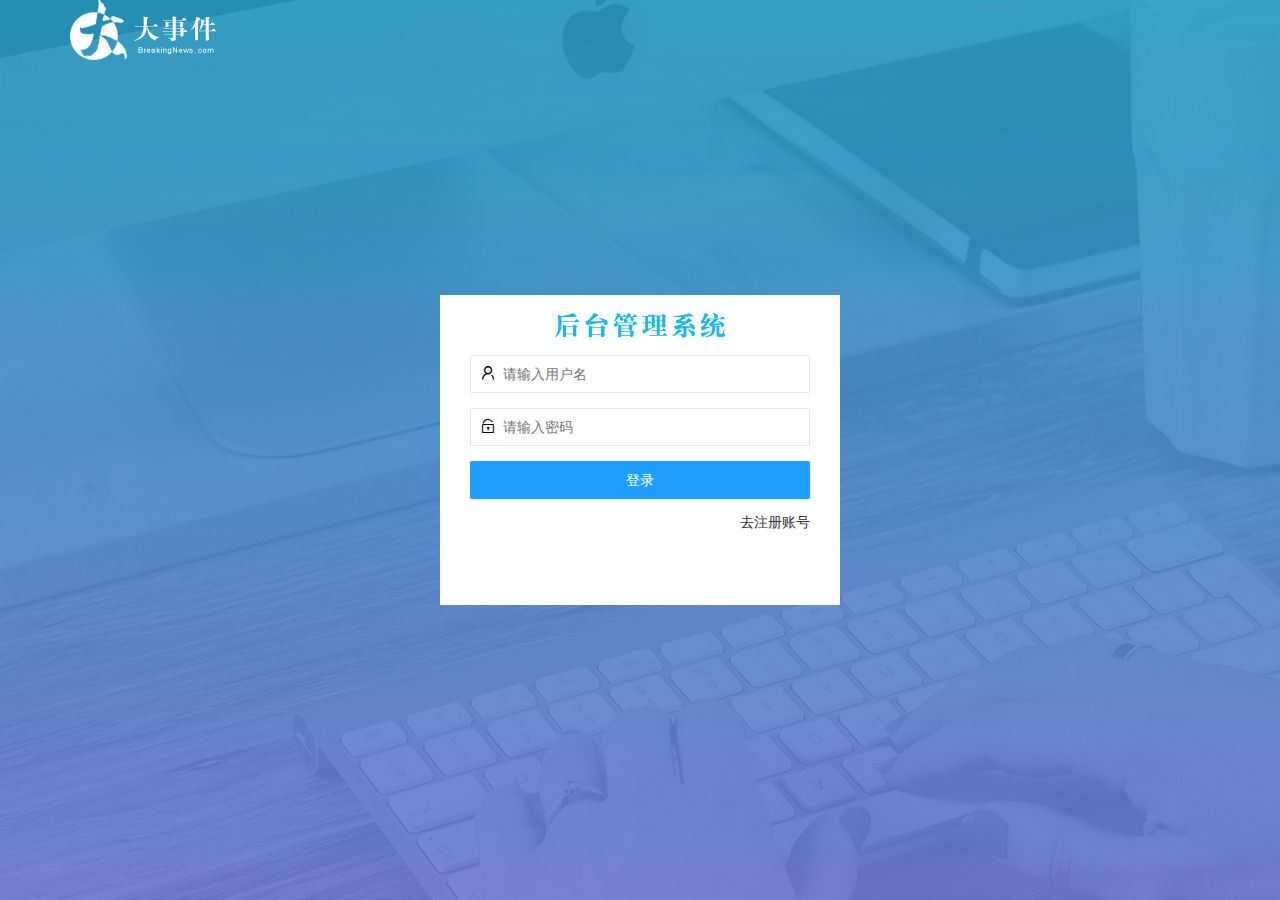
<file: login.html>
<!DOCTYPE html>
<html lang="en">

<head>
    <meta charset="UTF-8">
    <meta http-equiv="X-UA-Compatible" content="IE=edge">
    <meta name="viewport" content="width=device-width, initial-scale=1.0">
    <title>Document</title>
    <link rel="stylesheet" href="/assets/css/login.css">
    <link rel="stylesheet" href="/assets/lib/layui/css/layui.css">
</head>

<body>
    <div class="layui-main">
        <img src="/assets/images/logo.png" alt="">
    </div>
    <div class="loginBox">

        <div class="title-box"> </div>

        <!-- 登录的div -->
        <div class="login-box">
            <form class="layui-form" action="" id="form-login">
                <div class="layui-form-item">
                    <i class="layui-icon layui-icon-username"></i>
                    <input type="text" name="username" required lay-verify="required" placeholder="请输入用户名" autocomplete="off" class="layui-input">
                </div>
                <div class="layui-form-item">
                    <i class="layui-icon layui-icon-password"></i>
                    <input type="password" name="password" required lay-verify="required|pwd" placeholder="请输入密码" autocomplete="off" class="layui-input">

                </div>
                <div class="layui-form-item">
                    <button class="layui-btn layui-btn-fluid layui-btn-normal" lay-submit lay-filter="formDemo">登录</button>
                </div>

                <div class="layui-form-item link">
                    <a href="javascript:;" id="link-reg">去注册账号</a>
                </div>
            </form>
        </div>

        <!-- 注册的div -->
        <div class="reg-box">
            <form class="layui-form" action="" id="form-reg">
                <div class="layui-form-item">
                    <i class="layui-icon layui-icon-username"></i>
                    <input type="text" name="username" required lay-verify="required" placeholder="请输入用户名" autocomplete="off" class="layui-input">
                </div>
                <div class="layui-form-item">
                    <i class="layui-icon layui-icon-password"></i>
                    <input type="password" name="password" required lay-verify="required|pwd" placeholder="请输入密码" autocomplete="off" class="layui-input">

                </div>
                <div class="layui-form-item">
                    <i class="layui-icon layui-icon-password"></i>
                    <input type="password" name="repassword" required lay-verify="required|pwd|repwd" placeholder="再次确认密码" autocomplete="off" class="layui-input">

                </div>
                <div class="layui-form-item">
                    <button class="layui-btn layui-btn-fluid layui-btn-normal" lay-submit lay-filter="formDemo">注册</button>
                </div>

                <div class="layui-form-item link">
                    <a href="javascript:;" id="link-login">去登录账号</a>
                </div>
            </form>

        </div>
    </div>
    <!-- 导入jquery -->
    <script src="/assets/lib/layui/layui.all.js"></script>
    <script src="/assets/lib/jquery.js"></script>
    <script src="/assets/js/baseAPI.js"></script>
    <script src="/assets/js/login.js"></script>


</body>

</html>
</file>
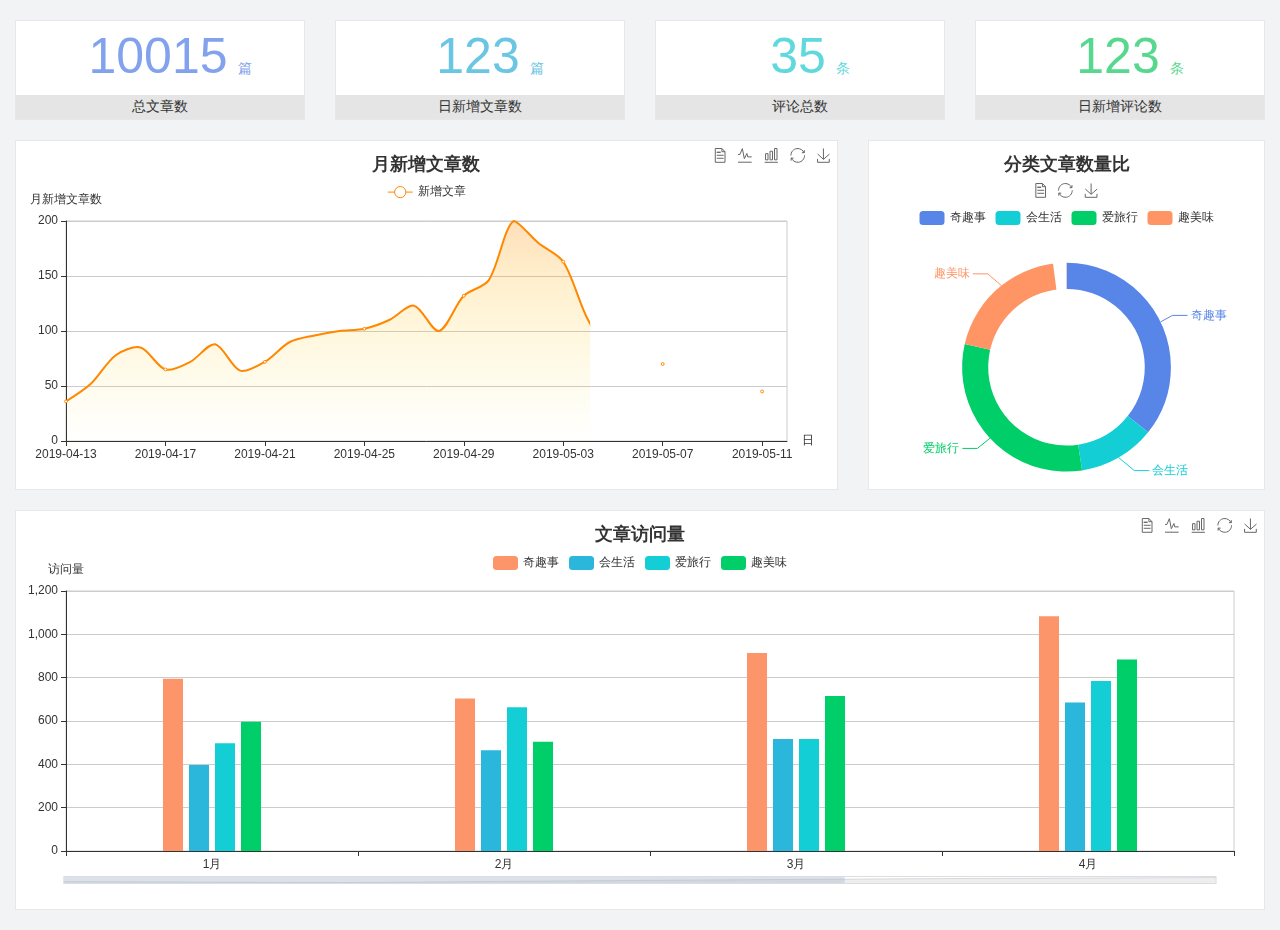
<file: home/dashboard.html>
<!DOCTYPE html>
<html lang="en">

<head>
  <meta charset="UTF-8">
  <meta name="viewport" content="width=device-width, initial-scale=1.0">
  <meta http-equiv="X-UA-Compatible" content="ie=edge">
  <title>图表统计</title>
  <link rel="stylesheet" href="../../assets/lib/bootstrap.css" />
  <link rel="stylesheet" href="../../assets/lib/main.css" />
  <script src="../../assets/lib/jquery.js"></script>
  <script type="text/javascript" src="../../assets/lib/echarts.min.js"></script>
</head>

<body>
  <div class="container-fluid">
    <div class="row spannel_list">
      <div class="col-sm-3 col-xs-6">
        <div class="spannel">
          <em>10015</em><span>篇</span>
          <b>总文章数</b>
        </div>
      </div>
      <div class="col-sm-3 col-xs-6">
        <div class="spannel scolor01">
          <em>123</em><span>篇</span>
          <b>日新增文章数</b>
        </div>
      </div>
      <div class="col-sm-3 col-xs-6">
        <div class="spannel scolor02">
          <em>35</em><span>条</span>
          <b>评论总数</b>
        </div>
      </div>
      <div class="col-sm-3 col-xs-6">
        <div class="spannel scolor03">
          <em>123</em><span>条</span>
          <b>日新增评论数</b>
        </div>
      </div>
    </div>
  </div>

  <div class="container-fluid">
    <div class="row curve-pie">
      <div class="col-lg-8 col-md-8">
        <div class="gragh_pannel" id="curve_show"></div>
      </div>
      <div class="col-lg-4 col-md-4">
        <div class="gragh_pannel" id="pie_show"></div>
      </div>
    </div>
  </div>

  <div class="container-fluid">
    <div class="column_pannel" id="column_show"></div>
  </div>

  <script>
    var oChart = echarts.init(document.getElementById('curve_show'));
    var aList_all = [
      { 'count': 36, 'date': '2019-04-13' },
      { 'count': 52, 'date': '2019-04-14' },
      { 'count': 78, 'date': '2019-04-15' },
      { 'count': 85, 'date': '2019-04-16' },
      { 'count': 65, 'date': '2019-04-17' },
      { 'count': 72, 'date': '2019-04-18' },
      { 'count': 88, 'date': '2019-04-19' },
      { 'count': 64, 'date': '2019-04-20' },
      { 'count': 72, 'date': '2019-04-21' },
      { 'count': 90, 'date': '2019-04-22' },
      { 'count': 96, 'date': '2019-04-23' },
      { 'count': 100, 'date': '2019-04-24' },
      { 'count': 102, 'date': '2019-04-25' },
      { 'count': 110, 'date': '2019-04-26' },
      { 'count': 123, 'date': '2019-04-27' },
      { 'count': 100, 'date': '2019-04-28' },
      { 'count': 132, 'date': '2019-04-29' },
      { 'count': 146, 'date': '2019-04-30' },
      { 'count': 200, 'date': '2019-05-01' },
      { 'count': 180, 'date': '2019-05-02' },
      { 'count': 163, 'date': '2019-05-03' },
      { 'count': 110, 'date': '2019-05-04' },
      { 'count': 80, 'date': '2019-05-05' },
      { 'count': 82, 'date': '2019-05-06' },
      { 'count': 70, 'date': '2019-05-07' },
      { 'count': 65, 'date': '2019-05-08' },
      { 'count': 54, 'date': '2019-05-09' },
      { 'count': 40, 'date': '2019-05-10' },
      { 'count': 45, 'date': '2019-05-11' },
      { 'count': 38, 'date': '2019-05-12' },
    ];

    let aCount = [];
    let aDate = [];

    for (var i = 0; i < aList_all.length; i++) {
      aCount.push(aList_all[i].count);
      aDate.push(aList_all[i].date);
    }

    var chartopt = {
      title: {
        text: '月新增文章数',
        left: 'center',
        top: '10'
      },
      tooltip: {
        trigger: 'axis'
      },
      legend: {
        data: ['新增文章'],
        top: '40'
      },
      toolbox: {
        show: true,
        feature: {
          mark: { show: true },
          dataView: { show: true, readOnly: false },
          magicType: { show: true, type: ['line', 'bar'] },
          restore: { show: true },
          saveAsImage: { show: true }
        }
      },
      calculable: true,
      xAxis: [
        {
          name: '日',
          type: 'category',
          boundaryGap: false,
          data: aDate
        }
      ],
      yAxis: [
        {
          name: '月新增文章数',
          type: 'value'
        }
      ],
      series: [
        {
          name: '新增文章',
          type: 'line',
          smooth: true,
          itemStyle: { normal: { areaStyle: { type: 'default' }, color: '#f80' }, lineStyle: { color: '#f80' } },
          data: aCount
        }],
      areaStyle: {
        normal: {
          color: new echarts.graphic.LinearGradient(0, 0, 0, 1, [{
            offset: 0,
            color: 'rgba(255,136,0,0.39)'
          }, {
            offset: .34,
            color: 'rgba(255,180,0,0.25)'
          }, {
            offset: 1,
            color: 'rgba(255,222,0,0.00)'
          }])

        }
      },
      grid: {
        show: true,
        x: 50,
        x2: 50,
        y: 80,
        height: 220
      }
    };

    oChart.setOption(chartopt);


    var oPie = echarts.init(document.getElementById('pie_show'));
    var oPieopt =
    {
      title: {
        top: 10,
        text: '分类文章数量比',
        x: 'center'
      },
      tooltip: {
        trigger: 'item',
        formatter: "{a} <br/>{b} : {c} ({d}%)"
      },
      color: ['#5885e8', '#13cfd5', '#00ce68', '#ff9565'],
      legend: {
        x: 'center',
        top: 65,
        data: ['奇趣事', '会生活', '爱旅行', '趣美味']
      },
      toolbox: {
        show: true,
        x: 'center',
        top: 35,
        feature: {
          mark: { show: true },
          dataView: { show: true, readOnly: false },
          magicType: {
            show: true,
            type: ['pie', 'funnel'],
            option: {
              funnel: {
                x: '25%',
                width: '50%',
                funnelAlign: 'left',
                max: 1548
              }
            }
          },
          restore: { show: true },
          saveAsImage: { show: true }
        }
      },
      calculable: true,
      series: [
        {
          name: '访问来源',
          type: 'pie',
          radius: ['45%', '60%'],
          center: ['50%', '65%'],
          data: [
            { value: 300, name: '奇趣事' },
            { value: 100, name: '会生活' },
            { value: 260, name: '爱旅行' },
            { value: 180, name: '趣美味' }
          ]
        }
      ]
    };
    oPie.setOption(oPieopt);



    var oColumn = this.echarts.init(document.getElementById('column_show'));
    var oColumnopt =
    {
      title: {
        text: '文章访问量',
        left: 'center',
        top: '10'
      },
      tooltip: {
        trigger: 'axis'
      },
      legend: {
        data: ['奇趣事', '会生活', '爱旅行', '趣美味'],
        top: '40'
      },
      toolbox: {
        show: true,
        feature: {
          mark: { show: true },
          dataView: { show: true, readOnly: false },
          magicType: { show: true, type: ['line', 'bar'] },
          restore: { show: true },
          saveAsImage: { show: true }
        }
      },
      calculable: true,
      xAxis: [
        {
          type: 'category',
          data: ['1月', '2月', '3月', '4月', '5月']
        }
      ],
      yAxis: [
        {
          name: '访问量',
          type: 'value'
        }
      ],
      series: [
        {
          name: '奇趣事',
          type: 'bar',
          barWidth: 20,
          itemStyle: {
            normal: { areaStyle: { type: 'default' }, color: '#fd956a' }
          },
          data: [800, 708, 920, 1090, 1200]
        },
        {
          name: '会生活',
          type: 'bar',
          barWidth: 20,
          itemStyle: {
            normal: { areaStyle: { type: 'default' }, color: '#2bb6db' }
          },
          data: [400, 468, 520, 690, 800]
        },
        {
          name: '爱旅行',
          type: 'bar',
          barWidth: 20,
          itemStyle: {
            normal: { areaStyle: { type: 'default' }, color: '#13cfd5' }
          },
          data: [500, 668, 520, 790, 900]
        },
        {
          name: '趣美味',
          type: 'bar',
          barWidth: 20,
          itemStyle: {
            normal: { areaStyle: { type: 'default' }, color: '#00ce68' }
          },
          data: [600, 508, 720, 890, 1000]
        }
      ],
      grid: {
        show: true,
        x: 50,
        x2: 30,
        y: 80,
        height: 260
      },
      dataZoom: [//给x轴设置滚动条
        {
          start: 0,//默认为0
          end: 100 - 1000 / 31,//默认为100
          type: 'slider',
          show: true,
          xAxisIndex: [0],
          handleSize: 0,//滑动条的 左右2个滑动条的大小
          height: 8,//组件高度
          left: 45, //左边的距离
          right: 50,//右边的距离
          bottom: 26,//右边的距离
          handleColor: '#ddd',//h滑动图标的颜色
          handleStyle: {
            borderColor: "#cacaca",
            borderWidth: "1",
            shadowBlur: 2,
            background: "#ddd",
            shadowColor: "#ddd",
          }
        }]
    };
    oColumn.setOption(oColumnopt);
  </script>
</body>

</html>
</file>
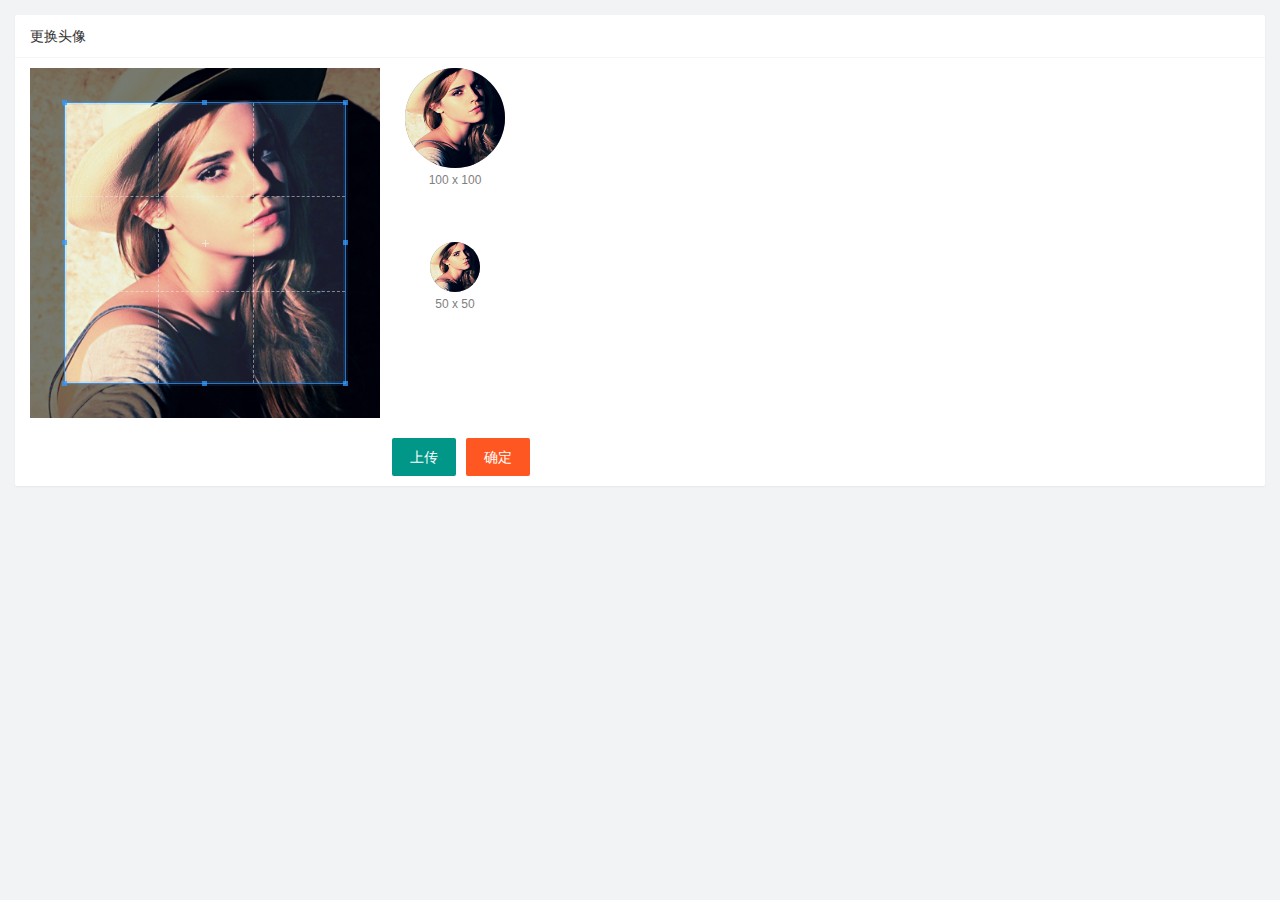
<file: user/user_avatar.html>
<!DOCTYPE html>
<html lang="en">

<head>
    <meta charset="UTF-8">
    <meta http-equiv="X-UA-Compatible" content="IE=edge">
    <meta name="viewport" content="width=device-width, initial-scale=1.0">
    <title>Document</title>
    <link rel="stylesheet" href="/assets/lib/layui/css/layui.css">
    <link rel="stylesheet" href="/assets/lib/cropper/cropper.css">
    <link rel="stylesheet" href="/assets/css/user/user_avatar.css">


</head>

<body>
    <div class="layui-card">
        <div class="layui-card-header">更换头像</div>
        <div class="layui-card-body">
            <!-- 第一行的图片裁剪和预览区域 -->
            <div class="row1">
                <!-- 图片裁剪区域 -->
                <div class="cropper-box">
                    <!-- 这个 img 标签很重要，将来会把它初始化为裁剪区域 -->
                    <img id="image" src="/assets/images/sample.jpg" />
                </div>
                <!-- 图片的预览区域 -->
                <div class="preview-box">
                    <div>
                        <!-- 宽高为 100px 的预览区域 -->
                        <div class="img-preview w100"></div>
                        <p class="size">100 x 100</p>
                    </div>
                    <div>
                        <!-- 宽高为 50px 的预览区域 -->
                        <div class="img-preview w50"></div>
                        <p class="size">50 x 50</p>
                    </div>
                </div>
            </div>

            <!-- 第二行的按钮区域 -->
            <div class="row2">
                <!-- accept属性，可以指定，允许用户选择什么类型的文件 -->
                <input type="file" id="file" accept="image/png,image/jpeg">
                <button type="button" class="layui-btn" id="btnChooseImage">上传</button>
                <button type="button" class="layui-btn layui-btn-danger" id="btnUpload">确定</button>
            </div>
        </div>
    </div>
    <script src="/assets/lib/layui/layui.all.js"></script>
    <script src="/assets/lib/jquery.js"></script>
    <script src="/assets/lib/cropper/Cropper.js"></script>
    <script src="/assets/lib/cropper/jquery-cropper.js"></script>
    <script src="/assets/js/baseAPI.js"></script>
    <script src="/assets/js/user/user_avatar.js"></script>
</body>

</html>
</file>
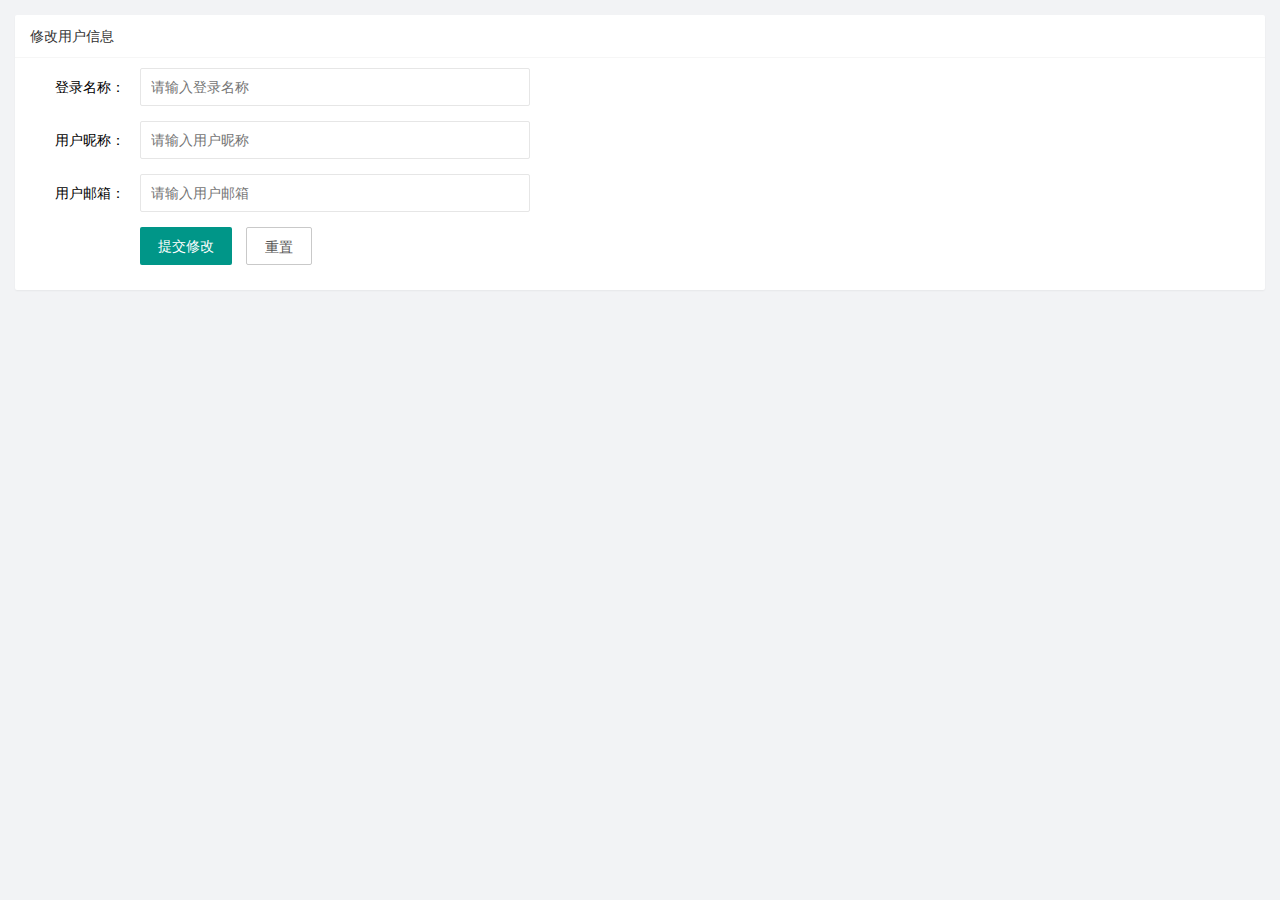
<file: user/user_info.html>
<!DOCTYPE html>
<html lang="en">

<head>
    <meta charset="UTF-8">
    <meta http-equiv="X-UA-Compatible" content="IE=edge">
    <meta name="viewport" content="width=device-width, initial-scale=1.0">
    <title>个人信息</title>

    <link rel="stylesheet" href="/assets/lib/layui/css/layui.css">
    <link rel="stylesheet" href="/assets/css/user/user_info.css">
</head>

<body>
    <div class="layui-card">
        <div class="layui-card-header">修改用户信息</div>
        <div class="layui-card-body">
            <form class="layui-form" lay-filter="formUserInfo">
                <input type="hidden" name="id">
                <div class="layui-form-item">
                    <label class="layui-form-label">登录名称：</label>
                    <div class="layui-input-block">
                        <input type="text" name="username" required lay-verify="required" placeholder="请输入登录名称" autocomplete="off" class="layui-input" readonly>
                    </div>
                </div>
                <div class="layui-form-item">
                    <label class="layui-form-label">用户昵称：</label>
                    <div class="layui-input-block">
                        <input type="text" name="nickname" required lay-verify="required|nickname" placeholder="请输入用户昵称" autocomplete="off" class="layui-input">
                    </div>
                </div>
                <div class="layui-form-item">
                    <label class="layui-form-label">用户邮箱：</label>
                    <div class="layui-input-block">
                        <input type="text" name="email " required lay-verify="required|email" placeholder="请输入用户邮箱" autocomplete="off" class="layui-input">
                    </div>
                </div>
                <div class="layui-form-item">
                    <div class="layui-input-block">
                        <button class="layui-btn" lay-submit lay-filter="formDemo">提交修改</button>
                        <button type="reset" class="layui-btn layui-btn-primary" id="btnReset">重置</button>
                    </div>
                </div>
            </form>
        </div>
        <!-- //导入layui的js文件 -->
        <script src="/assets/lib/layui/layui.all.js"></script>
        <script src="/assets/lib/jquery.js"></script>
        <script src="/assets/js/baseAPI.js"></script>
        <script src="/assets/js/user/user_info.js"></script>
</body>

</html>
</file>
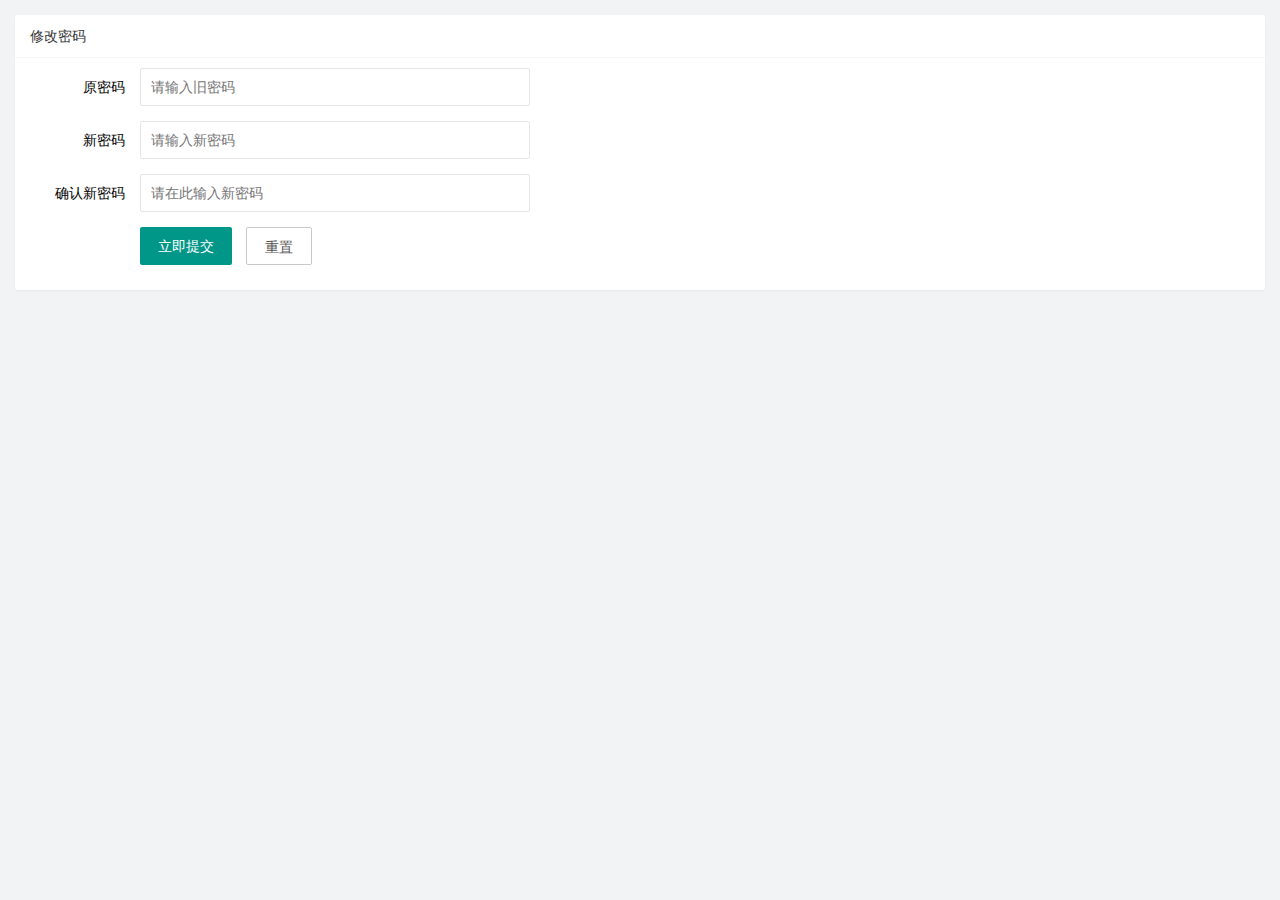
<file: user/user_pwd.html>
<!DOCTYPE html>
<html lang="en">

<head>
    <meta charset="UTF-8">
    <meta http-equiv="X-UA-Compatible" content="IE=edge">
    <meta name="viewport" content="width=device-width, initial-scale=1.0">
    <title>Document</title>
    <link rel="stylesheet" href="/assets/lib/layui/css/layui.css">
    <link rel="stylesheet" href="/assets/css/user/user_pwd.css">
</head>

<body>
    <div class="layui-card">
        <div class="layui-card-header">修改密码</div>
        <div class="layui-card-body">
            <form class="layui-form" action="">
                <div class="layui-form-item">
                    <label class="layui-form-label">原密码</label>
                    <div class="layui-input-block">
                        <input type="password" name="oldPwd" required lay-verify="required|pwd" placeholder="请输入旧密码" autocomplete="off" class="layui-input">
                    </div>
                </div>
                <div class="layui-form-item">
                    <label class="layui-form-label">新密码</label>
                    <div class="layui-input-block">
                        <input type="password" name="newPwd" required lay-verify="required|pwd|samePwd" placeholder="请输入新密码" autocomplete="off" class="layui-input">
                    </div>
                </div>
                <div class="layui-form-item">
                    <label class="layui-form-label">确认新密码</label>
                    <div class="layui-input-block">
                        <input type="password" name="rePwd" required lay-verify="required|pwd|rePwd" placeholder="请在此输入新密码" autocomplete="off" class="layui-input">
                    </div>
                </div>
                <div class="layui-form-item">
                    <div class="layui-input-block">
                        <button class="layui-btn" lay-submit lay-filter="formDemo">立即提交</button>
                        <button type="reset" class="layui-btn layui-btn-primary">重置</button>
                    </div>
                </div>
            </form>
        </div>
    </div>
    <script src="/assets/lib/layui/layui.all.js"></script>
    <script src="/assets/lib/jquery.js"></script>
    <script src="/assets/js/baseAPI.js"></script>
    <script src="/assets/js/user/user_pwd.js"></script>
</body>

</html>
</file>
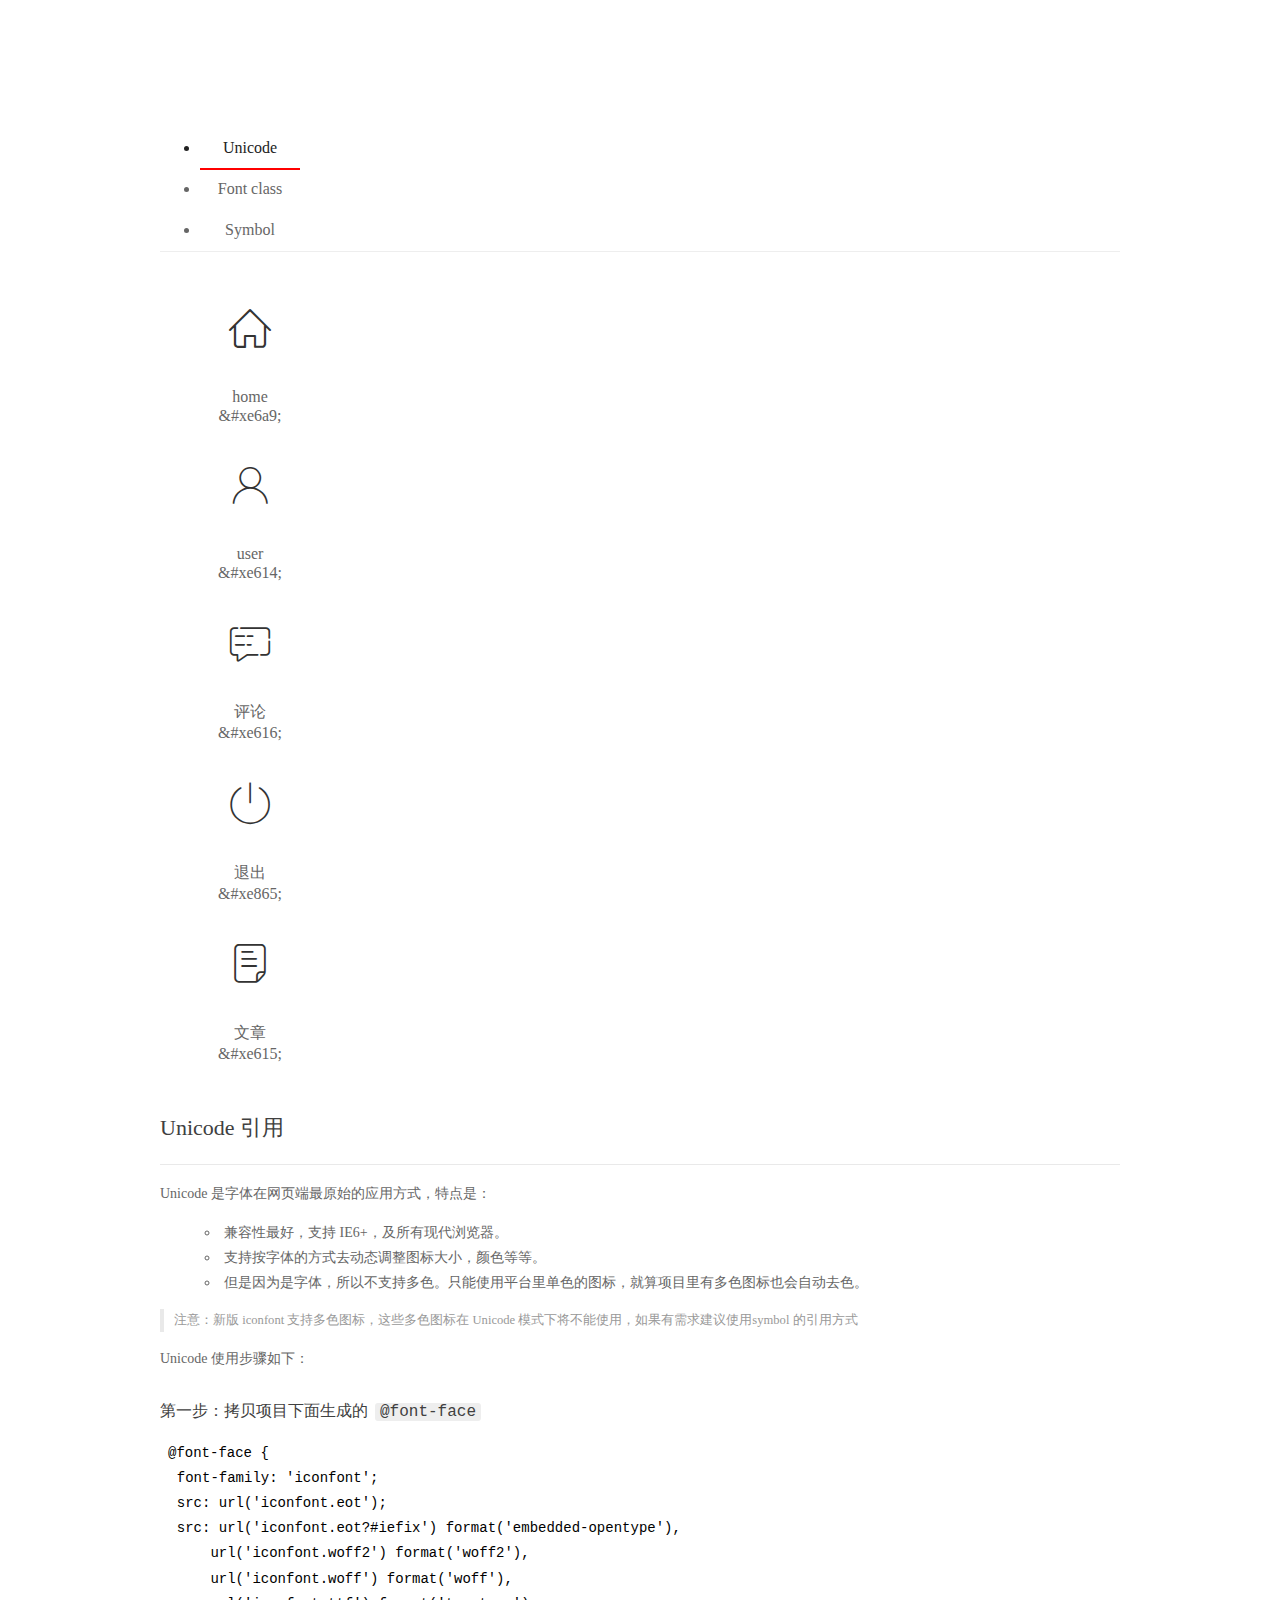
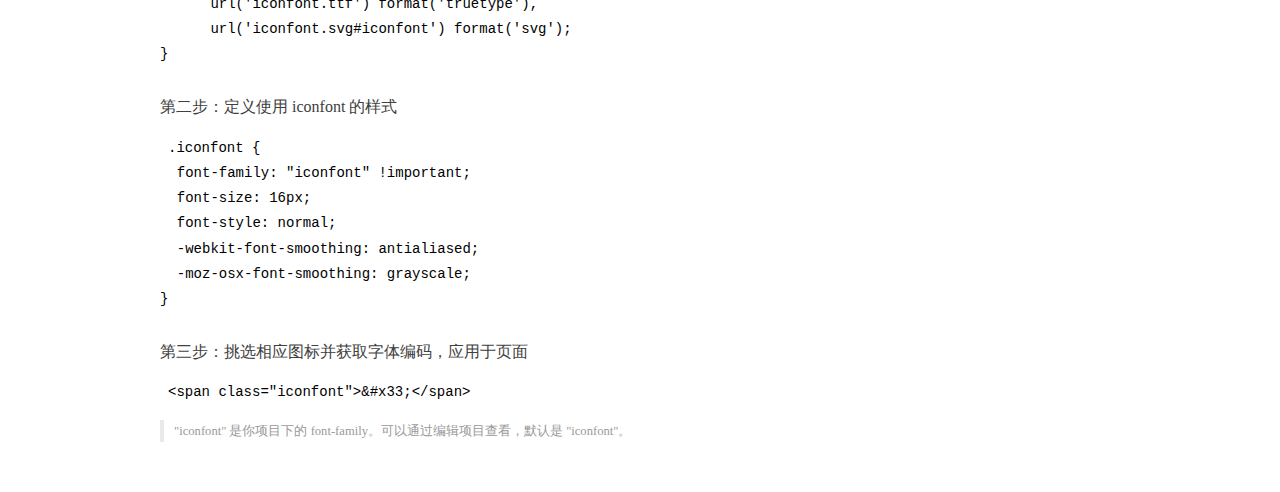
<file: assets/fonts/demo_index.html>
<!DOCTYPE html>
<html>
<head>
  <meta charset="utf-8"/>
  <title>IconFont Demo</title>
  <link rel="shortcut icon" href="https://gtms04.alicdn.com/tps/i4/TB1_oz6GVXXXXaFXpXXJDFnIXXX-64-64.ico" type="image/x-icon"/>
  <link rel="stylesheet" href="https://g.alicdn.com/thx/cube/1.3.2/cube.min.css">
  <link rel="stylesheet" href="demo.css">
  <link rel="stylesheet" href="iconfont.css">
  <script src="iconfont.js"></script>
  <!-- jQuery -->
  <script src="https://a1.alicdn.com/oss/uploads/2018/12/26/7bfddb60-08e8-11e9-9b04-53e73bb6408b.js"></script>
  <!-- 代码高亮 -->
  <script src="https://a1.alicdn.com/oss/uploads/2018/12/26/a3f714d0-08e6-11e9-8a15-ebf944d7534c.js"></script>
</head>
<body>
  <div class="main">
    <h1 class="logo"><a href="https://www.iconfont.cn/" title="iconfont 首页" target="_blank">&#xe86b;</a></h1>
    <div class="nav-tabs">
      <ul id="tabs" class="dib-box">
        <li class="dib active"><span>Unicode</span></li>
        <li class="dib"><span>Font class</span></li>
        <li class="dib"><span>Symbol</span></li>
      </ul>
      
    </div>
    <div class="tab-container">
      <div class="content unicode" style="display: block;">
          <ul class="icon_lists dib-box">
          
            <li class="dib">
              <span class="icon iconfont">&#xe6a9;</span>
                <div class="name">home</div>
                <div class="code-name">&amp;#xe6a9;</div>
              </li>
          
            <li class="dib">
              <span class="icon iconfont">&#xe614;</span>
                <div class="name">user</div>
                <div class="code-name">&amp;#xe614;</div>
              </li>
          
            <li class="dib">
              <span class="icon iconfont">&#xe616;</span>
                <div class="name">评论</div>
                <div class="code-name">&amp;#xe616;</div>
              </li>
          
            <li class="dib">
              <span class="icon iconfont">&#xe865;</span>
                <div class="name">退出</div>
                <div class="code-name">&amp;#xe865;</div>
              </li>
          
            <li class="dib">
              <span class="icon iconfont">&#xe615;</span>
                <div class="name">文章</div>
                <div class="code-name">&amp;#xe615;</div>
              </li>
          
          </ul>
          <div class="article markdown">
          <h2 id="unicode-">Unicode 引用</h2>
          <hr>

          <p>Unicode 是字体在网页端最原始的应用方式，特点是：</p>
          <ul>
            <li>兼容性最好，支持 IE6+，及所有现代浏览器。</li>
            <li>支持按字体的方式去动态调整图标大小，颜色等等。</li>
            <li>但是因为是字体，所以不支持多色。只能使用平台里单色的图标，就算项目里有多色图标也会自动去色。</li>
          </ul>
          <blockquote>
            <p>注意：新版 iconfont 支持多色图标，这些多色图标在 Unicode 模式下将不能使用，如果有需求建议使用symbol 的引用方式</p>
          </blockquote>
          <p>Unicode 使用步骤如下：</p>
          <h3 id="-font-face">第一步：拷贝项目下面生成的 <code>@font-face</code></h3>
<pre><code class="language-css"
>@font-face {
  font-family: 'iconfont';
  src: url('iconfont.eot');
  src: url('iconfont.eot?#iefix') format('embedded-opentype'),
      url('iconfont.woff2') format('woff2'),
      url('iconfont.woff') format('woff'),
      url('iconfont.ttf') format('truetype'),
      url('iconfont.svg#iconfont') format('svg');
}
</code></pre>
          <h3 id="-iconfont-">第二步：定义使用 iconfont 的样式</h3>
<pre><code class="language-css"
>.iconfont {
  font-family: "iconfont" !important;
  font-size: 16px;
  font-style: normal;
  -webkit-font-smoothing: antialiased;
  -moz-osx-font-smoothing: grayscale;
}
</code></pre>
          <h3 id="-">第三步：挑选相应图标并获取字体编码，应用于页面</h3>
<pre>
<code class="language-html"
>&lt;span class="iconfont"&gt;&amp;#x33;&lt;/span&gt;
</code></pre>
          <blockquote>
            <p>"iconfont" 是你项目下的 font-family。可以通过编辑项目查看，默认是 "iconfont"。</p>
          </blockquote>
          </div>
      </div>
      <div class="content font-class">
        <ul class="icon_lists dib-box">
          
          <li class="dib">
            <span class="icon iconfont icon-home"></span>
            <div class="name">
              home
            </div>
            <div class="code-name">.icon-home
            </div>
          </li>
          
          <li class="dib">
            <span class="icon iconfont icon-user"></span>
            <div class="name">
              user
            </div>
            <div class="code-name">.icon-user
            </div>
          </li>
          
          <li class="dib">
            <span class="icon iconfont icon-pinglun"></span>
            <div class="name">
              评论
            </div>
            <div class="code-name">.icon-pinglun
            </div>
          </li>
          
          <li class="dib">
            <span class="icon iconfont icon-tuichu"></span>
            <div class="name">
              退出
            </div>
            <div class="code-name">.icon-tuichu
            </div>
          </li>
          
          <li class="dib">
            <span class="icon iconfont icon-16"></span>
            <div class="name">
              文章
            </div>
            <div class="code-name">.icon-16
            </div>
          </li>
          
        </ul>
        <div class="article markdown">
        <h2 id="font-class-">font-class 引用</h2>
        <hr>

        <p>font-class 是 Unicode 使用方式的一种变种，主要是解决 Unicode 书写不直观，语意不明确的问题。</p>
        <p>与 Unicode 使用方式相比，具有如下特点：</p>
        <ul>
          <li>兼容性良好，支持 IE8+，及所有现代浏览器。</li>
          <li>相比于 Unicode 语意明确，书写更直观。可以很容易分辨这个 icon 是什么。</li>
          <li>因为使用 class 来定义图标，所以当要替换图标时，只需要修改 class 里面的 Unicode 引用。</li>
          <li>不过因为本质上还是使用的字体，所以多色图标还是不支持的。</li>
        </ul>
        <p>使用步骤如下：</p>
        <h3 id="-fontclass-">第一步：引入项目下面生成的 fontclass 代码：</h3>
<pre><code class="language-html">&lt;link rel="stylesheet" href="./iconfont.css"&gt;
</code></pre>
        <h3 id="-">第二步：挑选相应图标并获取类名，应用于页面：</h3>
<pre><code class="language-html">&lt;span class="iconfont icon-xxx"&gt;&lt;/span&gt;
</code></pre>
        <blockquote>
          <p>"
            iconfont" 是你项目下的 font-family。可以通过编辑项目查看，默认是 "iconfont"。</p>
        </blockquote>
      </div>
      </div>
      <div class="content symbol">
          <ul class="icon_lists dib-box">
          
            <li class="dib">
                <svg class="icon svg-icon" aria-hidden="true">
                  <use xlink:href="#icon-home"></use>
                </svg>
                <div class="name">home</div>
                <div class="code-name">#icon-home</div>
            </li>
          
            <li class="dib">
                <svg class="icon svg-icon" aria-hidden="true">
                  <use xlink:href="#icon-user"></use>
                </svg>
                <div class="name">user</div>
                <div class="code-name">#icon-user</div>
            </li>
          
            <li class="dib">
                <svg class="icon svg-icon" aria-hidden="true">
                  <use xlink:href="#icon-pinglun"></use>
                </svg>
                <div class="name">评论</div>
                <div class="code-name">#icon-pinglun</div>
            </li>
          
            <li class="dib">
                <svg class="icon svg-icon" aria-hidden="true">
                  <use xlink:href="#icon-tuichu"></use>
                </svg>
                <div class="name">退出</div>
                <div class="code-name">#icon-tuichu</div>
            </li>
          
            <li class="dib">
                <svg class="icon svg-icon" aria-hidden="true">
                  <use xlink:href="#icon-16"></use>
                </svg>
                <div class="name">文章</div>
                <div class="code-name">#icon-16</div>
            </li>
          
          </ul>
          <div class="article markdown">
          <h2 id="symbol-">Symbol 引用</h2>
          <hr>

          <p>这是一种全新的使用方式，应该说这才是未来的主流，也是平台目前推荐的用法。相关介绍可以参考这篇<a href="">文章</a>
            这种用法其实是做了一个 SVG 的集合，与另外两种相比具有如下特点：</p>
          <ul>
            <li>支持多色图标了，不再受单色限制。</li>
            <li>通过一些技巧，支持像字体那样，通过 <code>font-size</code>, <code>color</code> 来调整样式。</li>
            <li>兼容性较差，支持 IE9+，及现代浏览器。</li>
            <li>浏览器渲染 SVG 的性能一般，还不如 png。</li>
          </ul>
          <p>使用步骤如下：</p>
          <h3 id="-symbol-">第一步：引入项目下面生成的 symbol 代码：</h3>
<pre><code class="language-html">&lt;script src="./iconfont.js"&gt;&lt;/script&gt;
</code></pre>
          <h3 id="-css-">第二步：加入通用 CSS 代码（引入一次就行）：</h3>
<pre><code class="language-html">&lt;style&gt;
.icon {
  width: 1em;
  height: 1em;
  vertical-align: -0.15em;
  fill: currentColor;
  overflow: hidden;
}
&lt;/style&gt;
</code></pre>
          <h3 id="-">第三步：挑选相应图标并获取类名，应用于页面：</h3>
<pre><code class="language-html">&lt;svg class="icon" aria-hidden="true"&gt;
  &lt;use xlink:href="#icon-xxx"&gt;&lt;/use&gt;
&lt;/svg&gt;
</code></pre>
          </div>
      </div>

    </div>
  </div>
  <script>
  $(document).ready(function () {
      $('.tab-container .content:first').show()

      $('#tabs li').click(function (e) {
        var tabContent = $('.tab-container .content')
        var index = $(this).index()

        if ($(this).hasClass('active')) {
          return
        } else {
          $('#tabs li').removeClass('active')
          $(this).addClass('active')

          tabContent.hide().eq(index).fadeIn()
        }
      })
    })
  </script>
</body>
</html>
</file>
<file: assets/css/login.css>
html,
body {
    margin: 0%;
    padding: 0%;
    height: 100%;
    width: 100%;
    background: url(/assets/images/login_bg.jpg) no-repeat;
    background-size: cover;
}

.loginBox {
    width: 400px;
    height: 310px;
    background-color: #fff;
    position: absolute;
    left: 50%;
    top: 50%;
    transform: translate(-50%, -50%);
}

.title-box {
    height: 60px;
    background: url(/assets/images/login_title.png) no-repeat center;
}

.reg-box {
    display: none;
}

.layui-form {
    padding: 0 30px;
}

.link {
    display: flex;
    justify-content: flex-end;
}

.layui-form-item {
    position: relative;
}

.layui-form-item i {
    position: absolute;
    top: 10px;
    left: 10px;
}

.layui-input {
    padding-left: 32px !important;
    /* margin-left: 40px; */
}
</file>
<file: assets/lib/layui/css/layui.css>
/** layui-v2.5.5 MIT License By https://www.layui.com */
 .layui-inline,img{display:inline-block;vertical-align:middle}h1,h2,h3,h4,h5,h6{font-weight:400}.layui-edge,.layui-header,.layui-inline,.layui-main{position:relative}.layui-body,.layui-edge,.layui-elip{overflow:hidden}.layui-btn,.layui-edge,.layui-inline,img{vertical-align:middle}.layui-btn,.layui-disabled,.layui-icon,.layui-unselect{-moz-user-select:none;-webkit-user-select:none;-ms-user-select:none}.layui-elip,.layui-form-checkbox span,.layui-form-pane .layui-form-label{text-overflow:ellipsis;white-space:nowrap}.layui-breadcrumb,.layui-tree-btnGroup{visibility:hidden}blockquote,body,button,dd,div,dl,dt,form,h1,h2,h3,h4,h5,h6,input,li,ol,p,pre,td,textarea,th,ul{margin:0;padding:0;-webkit-tap-highlight-color:rgba(0,0,0,0)}a:active,a:hover{outline:0}img{border:none}li{list-style:none}table{border-collapse:collapse;border-spacing:0}h4,h5,h6{font-size:100%}button,input,optgroup,option,select,textarea{font-family:inherit;font-size:inherit;font-style:inherit;font-weight:inherit;outline:0}pre{white-space:pre-wrap;white-space:-moz-pre-wrap;white-space:-pre-wrap;white-space:-o-pre-wrap;word-wrap:break-word}body{line-height:24px;font:14px Helvetica Neue,Helvetica,PingFang SC,Tahoma,Arial,sans-serif}hr{height:1px;margin:10px 0;border:0;clear:both}a{color:#333;text-decoration:none}a:hover{color:#777}a cite{font-style:normal;*cursor:pointer}.layui-border-box,.layui-border-box *{box-sizing:border-box}.layui-box,.layui-box *{box-sizing:content-box}.layui-clear{clear:both;*zoom:1}.layui-clear:after{content:'\20';clear:both;*zoom:1;display:block;height:0}.layui-inline{*display:inline;*zoom:1}.layui-edge{display:inline-block;width:0;height:0;border-width:6px;border-style:dashed;border-color:transparent}.layui-edge-top{top:-4px;border-bottom-color:#999;border-bottom-style:solid}.layui-edge-right{border-left-color:#999;border-left-style:solid}.layui-edge-bottom{top:2px;border-top-color:#999;border-top-style:solid}.layui-edge-left{border-right-color:#999;border-right-style:solid}.layui-disabled,.layui-disabled:hover{color:#d2d2d2!important;cursor:not-allowed!important}.layui-circle{border-radius:100%}.layui-show{display:block!important}.layui-hide{display:none!important}@font-face{font-family:layui-icon;src:url(../font/iconfont.eot?v=250);src:url(../font/iconfont.eot?v=250#iefix) format('embedded-opentype'),url(../font/iconfont.woff2?v=250) format('woff2'),url(../font/iconfont.woff?v=250) format('woff'),url(../font/iconfont.ttf?v=250) format('truetype'),url(../font/iconfont.svg?v=250#layui-icon) format('svg')}.layui-icon{font-family:layui-icon!important;font-size:16px;font-style:normal;-webkit-font-smoothing:antialiased;-moz-osx-font-smoothing:grayscale}.layui-icon-reply-fill:before{content:"\e611"}.layui-icon-set-fill:before{content:"\e614"}.layui-icon-menu-fill:before{content:"\e60f"}.layui-icon-search:before{content:"\e615"}.layui-icon-share:before{content:"\e641"}.layui-icon-set-sm:before{content:"\e620"}.layui-icon-engine:before{content:"\e628"}.layui-icon-close:before{content:"\1006"}.layui-icon-close-fill:before{content:"\1007"}.layui-icon-chart-screen:before{content:"\e629"}.layui-icon-star:before{content:"\e600"}.layui-icon-circle-dot:before{content:"\e617"}.layui-icon-chat:before{content:"\e606"}.layui-icon-release:before{content:"\e609"}.layui-icon-list:before{content:"\e60a"}.layui-icon-chart:before{content:"\e62c"}.layui-icon-ok-circle:before{content:"\1005"}.layui-icon-layim-theme:before{content:"\e61b"}.layui-icon-table:before{content:"\e62d"}.layui-icon-right:before{content:"\e602"}.layui-icon-left:before{content:"\e603"}.layui-icon-cart-simple:before{content:"\e698"}.layui-icon-face-cry:before{content:"\e69c"}.layui-icon-face-smile:before{content:"\e6af"}.layui-icon-survey:before{content:"\e6b2"}.layui-icon-tree:before{content:"\e62e"}.layui-icon-upload-circle:before{content:"\e62f"}.layui-icon-add-circle:before{content:"\e61f"}.layui-icon-download-circle:before{content:"\e601"}.layui-icon-templeate-1:before{content:"\e630"}.layui-icon-util:before{content:"\e631"}.layui-icon-face-surprised:before{content:"\e664"}.layui-icon-edit:before{content:"\e642"}.layui-icon-speaker:before{content:"\e645"}.layui-icon-down:before{content:"\e61a"}.layui-icon-file:before{content:"\e621"}.layui-icon-layouts:before{content:"\e632"}.layui-icon-rate-half:before{content:"\e6c9"}.layui-icon-add-circle-fine:before{content:"\e608"}.layui-icon-prev-circle:before{content:"\e633"}.layui-icon-read:before{content:"\e705"}.layui-icon-404:before{content:"\e61c"}.layui-icon-carousel:before{content:"\e634"}.layui-icon-help:before{content:"\e607"}.layui-icon-code-circle:before{content:"\e635"}.layui-icon-water:before{content:"\e636"}.layui-icon-username:before{content:"\e66f"}.layui-icon-find-fill:before{content:"\e670"}.layui-icon-about:before{content:"\e60b"}.layui-icon-location:before{content:"\e715"}.layui-icon-up:before{content:"\e619"}.layui-icon-pause:before{content:"\e651"}.layui-icon-date:before{content:"\e637"}.layui-icon-layim-uploadfile:before{content:"\e61d"}.layui-icon-delete:before{content:"\e640"}.layui-icon-play:before{content:"\e652"}.layui-icon-top:before{content:"\e604"}.layui-icon-friends:before{content:"\e612"}.layui-icon-refresh-3:before{content:"\e9aa"}.layui-icon-ok:before{content:"\e605"}.layui-icon-layer:before{content:"\e638"}.layui-icon-face-smile-fine:before{content:"\e60c"}.layui-icon-dollar:before{content:"\e659"}.layui-icon-group:before{content:"\e613"}.layui-icon-layim-download:before{content:"\e61e"}.layui-icon-picture-fine:before{content:"\e60d"}.layui-icon-link:before{content:"\e64c"}.layui-icon-diamond:before{content:"\e735"}.layui-icon-log:before{content:"\e60e"}.layui-icon-rate-solid:before{content:"\e67a"}.layui-icon-fonts-del:before{content:"\e64f"}.layui-icon-unlink:before{content:"\e64d"}.layui-icon-fonts-clear:before{content:"\e639"}.layui-icon-triangle-r:before{content:"\e623"}.layui-icon-circle:before{content:"\e63f"}.layui-icon-radio:before{content:"\e643"}.layui-icon-align-center:before{content:"\e647"}.layui-icon-align-right:before{content:"\e648"}.layui-icon-align-left:before{content:"\e649"}.layui-icon-loading-1:before{content:"\e63e"}.layui-icon-return:before{content:"\e65c"}.layui-icon-fonts-strong:before{content:"\e62b"}.layui-icon-upload:before{content:"\e67c"}.layui-icon-dialogue:before{content:"\e63a"}.layui-icon-video:before{content:"\e6ed"}.layui-icon-headset:before{content:"\e6fc"}.layui-icon-cellphone-fine:before{content:"\e63b"}.layui-icon-add-1:before{content:"\e654"}.layui-icon-face-smile-b:before{content:"\e650"}.layui-icon-fonts-html:before{content:"\e64b"}.layui-icon-form:before{content:"\e63c"}.layui-icon-cart:before{content:"\e657"}.layui-icon-camera-fill:before{content:"\e65d"}.layui-icon-tabs:before{content:"\e62a"}.layui-icon-fonts-code:before{content:"\e64e"}.layui-icon-fire:before{content:"\e756"}.layui-icon-set:before{content:"\e716"}.layui-icon-fonts-u:before{content:"\e646"}.layui-icon-triangle-d:before{content:"\e625"}.layui-icon-tips:before{content:"\e702"}.layui-icon-picture:before{content:"\e64a"}.layui-icon-more-vertical:before{content:"\e671"}.layui-icon-flag:before{content:"\e66c"}.layui-icon-loading:before{content:"\e63d"}.layui-icon-fonts-i:before{content:"\e644"}.layui-icon-refresh-1:before{content:"\e666"}.layui-icon-rmb:before{content:"\e65e"}.layui-icon-home:before{content:"\e68e"}.layui-icon-user:before{content:"\e770"}.layui-icon-notice:before{content:"\e667"}.layui-icon-login-weibo:before{content:"\e675"}.layui-icon-voice:before{content:"\e688"}.layui-icon-upload-drag:before{content:"\e681"}.layui-icon-login-qq:before{content:"\e676"}.layui-icon-snowflake:before{content:"\e6b1"}.layui-icon-file-b:before{content:"\e655"}.layui-icon-template:before{content:"\e663"}.layui-icon-auz:before{content:"\e672"}.layui-icon-console:before{content:"\e665"}.layui-icon-app:before{content:"\e653"}.layui-icon-prev:before{content:"\e65a"}.layui-icon-website:before{content:"\e7ae"}.layui-icon-next:before{content:"\e65b"}.layui-icon-component:before{content:"\e857"}.layui-icon-more:before{content:"\e65f"}.layui-icon-login-wechat:before{content:"\e677"}.layui-icon-shrink-right:before{content:"\e668"}.layui-icon-spread-left:before{content:"\e66b"}.layui-icon-camera:before{content:"\e660"}.layui-icon-note:before{content:"\e66e"}.layui-icon-refresh:before{content:"\e669"}.layui-icon-female:before{content:"\e661"}.layui-icon-male:before{content:"\e662"}.layui-icon-password:before{content:"\e673"}.layui-icon-senior:before{content:"\e674"}.layui-icon-theme:before{content:"\e66a"}.layui-icon-tread:before{content:"\e6c5"}.layui-icon-praise:before{content:"\e6c6"}.layui-icon-star-fill:before{content:"\e658"}.layui-icon-rate:before{content:"\e67b"}.layui-icon-template-1:before{content:"\e656"}.layui-icon-vercode:before{content:"\e679"}.layui-icon-cellphone:before{content:"\e678"}.layui-icon-screen-full:before{content:"\e622"}.layui-icon-screen-restore:before{content:"\e758"}.layui-icon-cols:before{content:"\e610"}.layui-icon-export:before{content:"\e67d"}.layui-icon-print:before{content:"\e66d"}.layui-icon-slider:before{content:"\e714"}.layui-icon-addition:before{content:"\e624"}.layui-icon-subtraction:before{content:"\e67e"}.layui-icon-service:before{content:"\e626"}.layui-icon-transfer:before{content:"\e691"}.layui-main{width:1140px;margin:0 auto}.layui-header{z-index:1000;height:60px}.layui-header a:hover{transition:all .5s;-webkit-transition:all .5s}.layui-side{position:fixed;left:0;top:0;bottom:0;z-index:999;width:200px;overflow-x:hidden}.layui-side-scroll{position:relative;width:220px;height:100%;overflow-x:hidden}.layui-body{position:absolute;left:200px;right:0;top:0;bottom:0;z-index:998;width:auto;overflow-y:auto;box-sizing:border-box}.layui-layout-body{overflow:hidden}.layui-layout-admin .layui-header{background-color:#23262E}.layui-layout-admin .layui-side{top:60px;width:200px;overflow-x:hidden}.layui-layout-admin .layui-body{position:fixed;top:60px;bottom:44px}.layui-layout-admin .layui-main{width:auto;margin:0 15px}.layui-layout-admin .layui-footer{position:fixed;left:200px;right:0;bottom:0;height:44px;line-height:44px;padding:0 15px;background-color:#eee}.layui-layout-admin .layui-logo{position:absolute;left:0;top:0;width:200px;height:100%;line-height:60px;text-align:center;color:#009688;font-size:16px}.layui-layout-admin .layui-header .layui-nav{background:0 0}.layui-layout-left{position:absolute!important;left:200px;top:0}.layui-layout-right{position:absolute!important;right:0;top:0}.layui-container{position:relative;margin:0 auto;padding:0 15px;box-sizing:border-box}.layui-fluid{position:relative;margin:0 auto;padding:0 15px}.layui-row:after,.layui-row:before{content:'';display:block;clear:both}.layui-col-lg1,.layui-col-lg10,.layui-col-lg11,.layui-col-lg12,.layui-col-lg2,.layui-col-lg3,.layui-col-lg4,.layui-col-lg5,.layui-col-lg6,.layui-col-lg7,.layui-col-lg8,.layui-col-lg9,.layui-col-md1,.layui-col-md10,.layui-col-md11,.layui-col-md12,.layui-col-md2,.layui-col-md3,.layui-col-md4,.layui-col-md5,.layui-col-md6,.layui-col-md7,.layui-col-md8,.layui-col-md9,.layui-col-sm1,.layui-col-sm10,.layui-col-sm11,.layui-col-sm12,.layui-col-sm2,.layui-col-sm3,.layui-col-sm4,.layui-col-sm5,.layui-col-sm6,.layui-col-sm7,.layui-col-sm8,.layui-col-sm9,.layui-col-xs1,.layui-col-xs10,.layui-col-xs11,.layui-col-xs12,.layui-col-xs2,.layui-col-xs3,.layui-col-xs4,.layui-col-xs5,.layui-col-xs6,.layui-col-xs7,.layui-col-xs8,.layui-col-xs9{position:relative;display:block;box-sizing:border-box}.layui-col-xs1,.layui-col-xs10,.layui-col-xs11,.layui-col-xs12,.layui-col-xs2,.layui-col-xs3,.layui-col-xs4,.layui-col-xs5,.layui-col-xs6,.layui-col-xs7,.layui-col-xs8,.layui-col-xs9{float:left}.layui-col-xs1{width:8.33333333%}.layui-col-xs2{width:16.66666667%}.layui-col-xs3{width:25%}.layui-col-xs4{width:33.33333333%}.layui-col-xs5{width:41.66666667%}.layui-col-xs6{width:50%}.layui-col-xs7{width:58.33333333%}.layui-col-xs8{width:66.66666667%}.layui-col-xs9{width:75%}.layui-col-xs10{width:83.33333333%}.layui-col-xs11{width:91.66666667%}.layui-col-xs12{width:100%}.layui-col-xs-offset1{margin-left:8.33333333%}.layui-col-xs-offset2{margin-left:16.66666667%}.layui-col-xs-offset3{margin-left:25%}.layui-col-xs-offset4{margin-left:33.33333333%}.layui-col-xs-offset5{margin-left:41.66666667%}.layui-col-xs-offset6{margin-left:50%}.layui-col-xs-offset7{margin-left:58.33333333%}.layui-col-xs-offset8{margin-left:66.66666667%}.layui-col-xs-offset9{margin-left:75%}.layui-col-xs-offset10{margin-left:83.33333333%}.layui-col-xs-offset11{margin-left:91.66666667%}.layui-col-xs-offset12{margin-left:100%}@media screen and (max-width:768px){.layui-hide-xs{display:none!important}.layui-show-xs-block{display:block!important}.layui-show-xs-inline{display:inline!important}.layui-show-xs-inline-block{display:inline-block!important}}@media screen and (min-width:768px){.layui-container{width:750px}.layui-hide-sm{display:none!important}.layui-show-sm-block{display:block!important}.layui-show-sm-inline{display:inline!important}.layui-show-sm-inline-block{display:inline-block!important}.layui-col-sm1,.layui-col-sm10,.layui-col-sm11,.layui-col-sm12,.layui-col-sm2,.layui-col-sm3,.layui-col-sm4,.layui-col-sm5,.layui-col-sm6,.layui-col-sm7,.layui-col-sm8,.layui-col-sm9{float:left}.layui-col-sm1{width:8.33333333%}.layui-col-sm2{width:16.66666667%}.layui-col-sm3{width:25%}.layui-col-sm4{width:33.33333333%}.layui-col-sm5{width:41.66666667%}.layui-col-sm6{width:50%}.layui-col-sm7{width:58.33333333%}.layui-col-sm8{width:66.66666667%}.layui-col-sm9{width:75%}.layui-col-sm10{width:83.33333333%}.layui-col-sm11{width:91.66666667%}.layui-col-sm12{width:100%}.layui-col-sm-offset1{margin-left:8.33333333%}.layui-col-sm-offset2{margin-left:16.66666667%}.layui-col-sm-offset3{margin-left:25%}.layui-col-sm-offset4{margin-left:33.33333333%}.layui-col-sm-offset5{margin-left:41.66666667%}.layui-col-sm-offset6{margin-left:50%}.layui-col-sm-offset7{margin-left:58.33333333%}.layui-col-sm-offset8{margin-left:66.66666667%}.layui-col-sm-offset9{margin-left:75%}.layui-col-sm-offset10{margin-left:83.33333333%}.layui-col-sm-offset11{margin-left:91.66666667%}.layui-col-sm-offset12{margin-left:100%}}@media screen and (min-width:992px){.layui-container{width:970px}.layui-hide-md{display:none!important}.layui-show-md-block{display:block!important}.layui-show-md-inline{display:inline!important}.layui-show-md-inline-block{display:inline-block!important}.layui-col-md1,.layui-col-md10,.layui-col-md11,.layui-col-md12,.layui-col-md2,.layui-col-md3,.layui-col-md4,.layui-col-md5,.layui-col-md6,.layui-col-md7,.layui-col-md8,.layui-col-md9{float:left}.layui-col-md1{width:8.33333333%}.layui-col-md2{width:16.66666667%}.layui-col-md3{width:25%}.layui-col-md4{width:33.33333333%}.layui-col-md5{width:41.66666667%}.layui-col-md6{width:50%}.layui-col-md7{width:58.33333333%}.layui-col-md8{width:66.66666667%}.layui-col-md9{width:75%}.layui-col-md10{width:83.33333333%}.layui-col-md11{width:91.66666667%}.layui-col-md12{width:100%}.layui-col-md-offset1{margin-left:8.33333333%}.layui-col-md-offset2{margin-left:16.66666667%}.layui-col-md-offset3{margin-left:25%}.layui-col-md-offset4{margin-left:33.33333333%}.layui-col-md-offset5{margin-left:41.66666667%}.layui-col-md-offset6{margin-left:50%}.layui-col-md-offset7{margin-left:58.33333333%}.layui-col-md-offset8{margin-left:66.66666667%}.layui-col-md-offset9{margin-left:75%}.layui-col-md-offset10{margin-left:83.33333333%}.layui-col-md-offset11{margin-left:91.66666667%}.layui-col-md-offset12{margin-left:100%}}@media screen and (min-width:1200px){.layui-container{width:1170px}.layui-hide-lg{display:none!important}.layui-show-lg-block{display:block!important}.layui-show-lg-inline{display:inline!important}.layui-show-lg-inline-block{display:inline-block!important}.layui-col-lg1,.layui-col-lg10,.layui-col-lg11,.layui-col-lg12,.layui-col-lg2,.layui-col-lg3,.layui-col-lg4,.layui-col-lg5,.layui-col-lg6,.layui-col-lg7,.layui-col-lg8,.layui-col-lg9{float:left}.layui-col-lg1{width:8.33333333%}.layui-col-lg2{width:16.66666667%}.layui-col-lg3{width:25%}.layui-col-lg4{width:33.33333333%}.layui-col-lg5{width:41.66666667%}.layui-col-lg6{width:50%}.layui-col-lg7{width:58.33333333%}.layui-col-lg8{width:66.66666667%}.layui-col-lg9{width:75%}.layui-col-lg10{width:83.33333333%}.layui-col-lg11{width:91.66666667%}.layui-col-lg12{width:100%}.layui-col-lg-offset1{margin-left:8.33333333%}.layui-col-lg-offset2{margin-left:16.66666667%}.layui-col-lg-offset3{margin-left:25%}.layui-col-lg-offset4{margin-left:33.33333333%}.layui-col-lg-offset5{margin-left:41.66666667%}.layui-col-lg-offset6{margin-left:50%}.layui-col-lg-offset7{margin-left:58.33333333%}.layui-col-lg-offset8{margin-left:66.66666667%}.layui-col-lg-offset9{margin-left:75%}.layui-col-lg-offset10{margin-left:83.33333333%}.layui-col-lg-offset11{margin-left:91.66666667%}.layui-col-lg-offset12{margin-left:100%}}.layui-col-space1{margin:-.5px}.layui-col-space1>*{padding:.5px}.layui-col-space3{margin:-1.5px}.layui-col-space3>*{padding:1.5px}.layui-col-space5{margin:-2.5px}.layui-col-space5>*{padding:2.5px}.layui-col-space8{margin:-3.5px}.layui-col-space8>*{padding:3.5px}.layui-col-space10{margin:-5px}.layui-col-space10>*{padding:5px}.layui-col-space12{margin:-6px}.layui-col-space12>*{padding:6px}.layui-col-space15{margin:-7.5px}.layui-col-space15>*{padding:7.5px}.layui-col-space18{margin:-9px}.layui-col-space18>*{padding:9px}.layui-col-space20{margin:-10px}.layui-col-space20>*{padding:10px}.layui-col-space22{margin:-11px}.layui-col-space22>*{padding:11px}.layui-col-space25{margin:-12.5px}.layui-col-space25>*{padding:12.5px}.layui-col-space30{margin:-15px}.layui-col-space30>*{padding:15px}.layui-btn,.layui-input,.layui-select,.layui-textarea,.layui-upload-button{outline:0;-webkit-appearance:none;transition:all .3s;-webkit-transition:all .3s;box-sizing:border-box}.layui-elem-quote{margin-bottom:10px;padding:15px;line-height:22px;border-left:5px solid #009688;border-radius:0 2px 2px 0;background-color:#f2f2f2}.layui-quote-nm{border-style:solid;border-width:1px 1px 1px 5px;background:0 0}.layui-elem-field{margin-bottom:10px;padding:0;border-width:1px;border-style:solid}.layui-elem-field legend{margin-left:20px;padding:0 10px;font-size:20px;font-weight:300}.layui-field-title{margin:10px 0 20px;border-width:1px 0 0}.layui-field-box{padding:10px 15px}.layui-field-title .layui-field-box{padding:10px 0}.layui-progress{position:relative;height:6px;border-radius:20px;background-color:#e2e2e2}.layui-progress-bar{position:absolute;left:0;top:0;width:0;max-width:100%;height:6px;border-radius:20px;text-align:right;background-color:#5FB878;transition:all .3s;-webkit-transition:all .3s}.layui-progress-big,.layui-progress-big .layui-progress-bar{height:18px;line-height:18px}.layui-progress-text{position:relative;top:-20px;line-height:18px;font-size:12px;color:#666}.layui-progress-big .layui-progress-text{position:static;padding:0 10px;color:#fff}.layui-collapse{border-width:1px;border-style:solid;border-radius:2px}.layui-colla-content,.layui-colla-item{border-top-width:1px;border-top-style:solid}.layui-colla-item:first-child{border-top:none}.layui-colla-title{position:relative;height:42px;line-height:42px;padding:0 15px 0 35px;color:#333;background-color:#f2f2f2;cursor:pointer;font-size:14px;overflow:hidden}.layui-colla-content{display:none;padding:10px 15px;line-height:22px;color:#666}.layui-colla-icon{position:absolute;left:15px;top:0;font-size:14px}.layui-card{margin-bottom:15px;border-radius:2px;background-color:#fff;box-shadow:0 1px 2px 0 rgba(0,0,0,.05)}.layui-card:last-child{margin-bottom:0}.layui-card-header{position:relative;height:42px;line-height:42px;padding:0 15px;border-bottom:1px solid #f6f6f6;color:#333;border-radius:2px 2px 0 0;font-size:14px}.layui-bg-black,.layui-bg-blue,.layui-bg-cyan,.layui-bg-green,.layui-bg-orange,.layui-bg-red{color:#fff!important}.layui-card-body{position:relative;padding:10px 15px;line-height:24px}.layui-card-body[pad15]{padding:15px}.layui-card-body[pad20]{padding:20px}.layui-card-body .layui-table{margin:5px 0}.layui-card .layui-tab{margin:0}.layui-panel-window{position:relative;padding:15px;border-radius:0;border-top:5px solid #E6E6E6;background-color:#fff}.layui-auxiliar-moving{position:fixed;left:0;right:0;top:0;bottom:0;width:100%;height:100%;background:0 0;z-index:9999999999}.layui-form-label,.layui-form-mid,.layui-form-select,.layui-input-block,.layui-input-inline,.layui-textarea{position:relative}.layui-bg-red{background-color:#FF5722!important}.layui-bg-orange{background-color:#FFB800!important}.layui-bg-green{background-color:#009688!important}.layui-bg-cyan{background-color:#2F4056!important}.layui-bg-blue{background-color:#1E9FFF!important}.layui-bg-black{background-color:#393D49!important}.layui-bg-gray{background-color:#eee!important;color:#666!important}.layui-badge-rim,.layui-colla-content,.layui-colla-item,.layui-collapse,.layui-elem-field,.layui-form-pane .layui-form-item[pane],.layui-form-pane .layui-form-label,.layui-input,.layui-layedit,.layui-layedit-tool,.layui-quote-nm,.layui-select,.layui-tab-bar,.layui-tab-card,.layui-tab-title,.layui-tab-title .layui-this:after,.layui-textarea{border-color:#e6e6e6}.layui-timeline-item:before,hr{background-color:#e6e6e6}.layui-text{line-height:22px;font-size:14px;color:#666}.layui-text h1,.layui-text h2,.layui-text h3{font-weight:500;color:#333}.layui-text h1{font-size:30px}.layui-text h2{font-size:24px}.layui-text h3{font-size:18px}.layui-text a:not(.layui-btn){color:#01AAED}.layui-text a:not(.layui-btn):hover{text-decoration:underline}.layui-text ul{padding:5px 0 5px 15px}.layui-text ul li{margin-top:5px;list-style-type:disc}.layui-text em,.layui-word-aux{color:#999!important;padding:0 5px!important}.layui-btn{display:inline-block;height:38px;line-height:38px;padding:0 18px;background-color:#009688;color:#fff;white-space:nowrap;text-align:center;font-size:14px;border:none;border-radius:2px;cursor:pointer}.layui-btn:hover{opacity:.8;filter:alpha(opacity=80);color:#fff}.layui-btn:active{opacity:1;filter:alpha(opacity=100)}.layui-btn+.layui-btn{margin-left:10px}.layui-btn-container{font-size:0}.layui-btn-container .layui-btn{margin-right:10px;margin-bottom:10px}.layui-btn-container .layui-btn+.layui-btn{margin-left:0}.layui-table .layui-btn-container .layui-btn{margin-bottom:9px}.layui-btn-radius{border-radius:100px}.layui-btn .layui-icon{margin-right:3px;font-size:18px;vertical-align:bottom;vertical-align:middle\9}.layui-btn-primary{border:1px solid #C9C9C9;background-color:#fff;color:#555}.layui-btn-primary:hover{border-color:#009688;color:#333}.layui-btn-normal{background-color:#1E9FFF}.layui-btn-warm{background-color:#FFB800}.layui-btn-danger{background-color:#FF5722}.layui-btn-checked{background-color:#5FB878}.layui-btn-disabled,.layui-btn-disabled:active,.layui-btn-disabled:hover{border:1px solid #e6e6e6;background-color:#FBFBFB;color:#C9C9C9;cursor:not-allowed;opacity:1}.layui-btn-lg{height:44px;line-height:44px;padding:0 25px;font-size:16px}.layui-btn-sm{height:30px;line-height:30px;padding:0 10px;font-size:12px}.layui-btn-sm i{font-size:16px!important}.layui-btn-xs{height:22px;line-height:22px;padding:0 5px;font-size:12px}.layui-btn-xs i{font-size:14px!important}.layui-btn-group{display:inline-block;vertical-align:middle;font-size:0}.layui-btn-group .layui-btn{margin-left:0!important;margin-right:0!important;border-left:1px solid rgba(255,255,255,.5);border-radius:0}.layui-btn-group .layui-btn-primary{border-left:none}.layui-btn-group .layui-btn-primary:hover{border-color:#C9C9C9;color:#009688}.layui-btn-group .layui-btn:first-child{border-left:none;border-radius:2px 0 0 2px}.layui-btn-group .layui-btn-primary:first-child{border-left:1px solid #c9c9c9}.layui-btn-group .layui-btn:last-child{border-radius:0 2px 2px 0}.layui-btn-group .layui-btn+.layui-btn{margin-left:0}.layui-btn-group+.layui-btn-group{margin-left:10px}.layui-btn-fluid{width:100%}.layui-input,.layui-select,.layui-textarea{height:38px;line-height:1.3;line-height:38px\9;border-width:1px;border-style:solid;background-color:#fff;border-radius:2px}.layui-input::-webkit-input-placeholder,.layui-select::-webkit-input-placeholder,.layui-textarea::-webkit-input-placeholder{line-height:1.3}.layui-input,.layui-textarea{display:block;width:100%;padding-left:10px}.layui-input:hover,.layui-textarea:hover{border-color:#D2D2D2!important}.layui-input:focus,.layui-textarea:focus{border-color:#C9C9C9!important}.layui-textarea{min-height:100px;height:auto;line-height:20px;padding:6px 10px;resize:vertical}.layui-select{padding:0 10px}.layui-form input[type=checkbox],.layui-form input[type=radio],.layui-form select{display:none}.layui-form [lay-ignore]{display:initial}.layui-form-item{margin-bottom:15px;clear:both;*zoom:1}.layui-form-item:after{content:'\20';clear:both;*zoom:1;display:block;height:0}.layui-form-label{float:left;display:block;padding:9px 15px;width:80px;font-weight:400;line-height:20px;text-align:right}.layui-form-label-col{display:block;float:none;padding:9px 0;line-height:20px;text-align:left}.layui-form-item .layui-inline{margin-bottom:5px;margin-right:10px}.layui-input-block{margin-left:110px;min-height:36px}.layui-input-inline{display:inline-block;vertical-align:middle}.layui-form-item .layui-input-inline{float:left;width:190px;margin-right:10px}.layui-form-text .layui-input-inline{width:auto}.layui-form-mid{float:left;display:block;padding:9px 0!important;line-height:20px;margin-right:10px}.layui-form-danger+.layui-form-select .layui-input,.layui-form-danger:focus{border-color:#FF5722!important}.layui-form-select .layui-input{padding-right:30px;cursor:pointer}.layui-form-select .layui-edge{position:absolute;right:10px;top:50%;margin-top:-3px;cursor:pointer;border-width:6px;border-top-color:#c2c2c2;border-top-style:solid;transition:all .3s;-webkit-transition:all .3s}.layui-form-select dl{display:none;position:absolute;left:0;top:42px;padding:5px 0;z-index:899;min-width:100%;border:1px solid #d2d2d2;max-height:300px;overflow-y:auto;background-color:#fff;border-radius:2px;box-shadow:0 2px 4px rgba(0,0,0,.12);box-sizing:border-box}.layui-form-select dl dd,.layui-form-select dl dt{padding:0 10px;line-height:36px;white-space:nowrap;overflow:hidden;text-overflow:ellipsis}.layui-form-select dl dt{font-size:12px;color:#999}.layui-form-select dl dd{cursor:pointer}.layui-form-select dl dd:hover{background-color:#f2f2f2;-webkit-transition:.5s all;transition:.5s all}.layui-form-select .layui-select-group dd{padding-left:20px}.layui-form-select dl dd.layui-select-tips{padding-left:10px!important;color:#999}.layui-form-select dl dd.layui-this{background-color:#5FB878;color:#fff}.layui-form-checkbox,.layui-form-select dl dd.layui-disabled{background-color:#fff}.layui-form-selected dl{display:block}.layui-form-checkbox,.layui-form-checkbox *,.layui-form-switch{display:inline-block;vertical-align:middle}.layui-form-selected .layui-edge{margin-top:-9px;-webkit-transform:rotate(180deg);transform:rotate(180deg);margin-top:-3px\9}:root .layui-form-selected .layui-edge{margin-top:-9px\0/IE9}.layui-form-selectup dl{top:auto;bottom:42px}.layui-select-none{margin:5px 0;text-align:center;color:#999}.layui-select-disabled .layui-disabled{border-color:#eee!important}.layui-select-disabled .layui-edge{border-top-color:#d2d2d2}.layui-form-checkbox{position:relative;height:30px;line-height:30px;margin-right:10px;padding-right:30px;cursor:pointer;font-size:0;-webkit-transition:.1s linear;transition:.1s linear;box-sizing:border-box}.layui-form-checkbox span{padding:0 10px;height:100%;font-size:14px;border-radius:2px 0 0 2px;background-color:#d2d2d2;color:#fff;overflow:hidden}.layui-form-checkbox:hover span{background-color:#c2c2c2}.layui-form-checkbox i{position:absolute;right:0;top:0;width:30px;height:28px;border:1px solid #d2d2d2;border-left:none;border-radius:0 2px 2px 0;color:#fff;font-size:20px;text-align:center}.layui-form-checkbox:hover i{border-color:#c2c2c2;color:#c2c2c2}.layui-form-checked,.layui-form-checked:hover{border-color:#5FB878}.layui-form-checked span,.layui-form-checked:hover span{background-color:#5FB878}.layui-form-checked i,.layui-form-checked:hover i{color:#5FB878}.layui-form-item .layui-form-checkbox{margin-top:4px}.layui-form-checkbox[lay-skin=primary]{height:auto!important;line-height:normal!important;min-width:18px;min-height:18px;border:none!important;margin-right:0;padding-left:28px;padding-right:0;background:0 0}.layui-form-checkbox[lay-skin=primary] span{padding-left:0;padding-right:15px;line-height:18px;background:0 0;color:#666}.layui-form-checkbox[lay-skin=primary] i{right:auto;left:0;width:16px;height:16px;line-height:16px;border:1px solid #d2d2d2;font-size:12px;border-radius:2px;background-color:#fff;-webkit-transition:.1s linear;transition:.1s linear}.layui-form-checkbox[lay-skin=primary]:hover i{border-color:#5FB878;color:#fff}.layui-form-checked[lay-skin=primary] i{border-color:#5FB878!important;background-color:#5FB878;color:#fff}.layui-checkbox-disbaled[lay-skin=primary] span{background:0 0!important;color:#c2c2c2}.layui-checkbox-disbaled[lay-skin=primary]:hover i{border-color:#d2d2d2}.layui-form-item .layui-form-checkbox[lay-skin=primary]{margin-top:10px}.layui-form-switch{position:relative;height:22px;line-height:22px;min-width:35px;padding:0 5px;margin-top:8px;border:1px solid #d2d2d2;border-radius:20px;cursor:pointer;background-color:#fff;-webkit-transition:.1s linear;transition:.1s linear}.layui-form-switch i{position:absolute;left:5px;top:3px;width:16px;height:16px;border-radius:20px;background-color:#d2d2d2;-webkit-transition:.1s linear;transition:.1s linear}.layui-form-switch em{position:relative;top:0;width:25px;margin-left:21px;padding:0!important;text-align:center!important;color:#999!important;font-style:normal!important;font-size:12px}.layui-form-onswitch{border-color:#5FB878;background-color:#5FB878}.layui-checkbox-disbaled,.layui-checkbox-disbaled i{border-color:#e2e2e2!important}.layui-form-onswitch i{left:100%;margin-left:-21px;background-color:#fff}.layui-form-onswitch em{margin-left:5px;margin-right:21px;color:#fff!important}.layui-checkbox-disbaled span{background-color:#e2e2e2!important}.layui-checkbox-disbaled:hover i{color:#fff!important}[lay-radio]{display:none}.layui-form-radio,.layui-form-radio *{display:inline-block;vertical-align:middle}.layui-form-radio{line-height:28px;margin:6px 10px 0 0;padding-right:10px;cursor:pointer;font-size:0}.layui-form-radio *{font-size:14px}.layui-form-radio>i{margin-right:8px;font-size:22px;color:#c2c2c2}.layui-form-radio>i:hover,.layui-form-radioed>i{color:#5FB878}.layui-radio-disbaled>i{color:#e2e2e2!important}.layui-form-pane .layui-form-label{width:110px;padding:8px 15px;height:38px;line-height:20px;border-width:1px;border-style:solid;border-radius:2px 0 0 2px;text-align:center;background-color:#FBFBFB;overflow:hidden;box-sizing:border-box}.layui-form-pane .layui-input-inline{margin-left:-1px}.layui-form-pane .layui-input-block{margin-left:110px;left:-1px}.layui-form-pane .layui-input{border-radius:0 2px 2px 0}.layui-form-pane .layui-form-text .layui-form-label{float:none;width:100%;border-radius:2px;box-sizing:border-box;text-align:left}.layui-form-pane .layui-form-text .layui-input-inline{display:block;margin:0;top:-1px;clear:both}.layui-form-pane .layui-form-text .layui-input-block{margin:0;left:0;top:-1px}.layui-form-pane .layui-form-text .layui-textarea{min-height:100px;border-radius:0 0 2px 2px}.layui-form-pane .layui-form-checkbox{margin:4px 0 4px 10px}.layui-form-pane .layui-form-radio,.layui-form-pane .layui-form-switch{margin-top:6px;margin-left:10px}.layui-form-pane .layui-form-item[pane]{position:relative;border-width:1px;border-style:solid}.layui-form-pane .layui-form-item[pane] .layui-form-label{position:absolute;left:0;top:0;height:100%;border-width:0 1px 0 0}.layui-form-pane .layui-form-item[pane] .layui-input-inline{margin-left:110px}@media screen and (max-width:450px){.layui-form-item .layui-form-label{text-overflow:ellipsis;overflow:hidden;white-space:nowrap}.layui-form-item .layui-inline{display:block;margin-right:0;margin-bottom:20px;clear:both}.layui-form-item .layui-inline:after{content:'\20';clear:both;display:block;height:0}.layui-form-item .layui-input-inline{display:block;float:none;left:-3px;width:auto;margin:0 0 10px 112px}.layui-form-item .layui-input-inline+.layui-form-mid{margin-left:110px;top:-5px;padding:0}.layui-form-item .layui-form-checkbox{margin-right:5px;margin-bottom:5px}}.layui-layedit{border-width:1px;border-style:solid;border-radius:2px}.layui-layedit-tool{padding:3px 5px;border-bottom-width:1px;border-bottom-style:solid;font-size:0}.layedit-tool-fixed{position:fixed;top:0;border-top:1px solid #e2e2e2}.layui-layedit-tool .layedit-tool-mid,.layui-layedit-tool .layui-icon{display:inline-block;vertical-align:middle;text-align:center;font-size:14px}.layui-layedit-tool .layui-icon{position:relative;width:32px;height:30px;line-height:30px;margin:3px 5px;color:#777;cursor:pointer;border-radius:2px}.layui-layedit-tool .layui-icon:hover{color:#393D49}.layui-layedit-tool .layui-icon:active{color:#000}.layui-layedit-tool .layedit-tool-active{background-color:#e2e2e2;color:#000}.layui-layedit-tool .layui-disabled,.layui-layedit-tool .layui-disabled:hover{color:#d2d2d2;cursor:not-allowed}.layui-layedit-tool .layedit-tool-mid{width:1px;height:18px;margin:0 10px;background-color:#d2d2d2}.layedit-tool-html{width:50px!important;font-size:30px!important}.layedit-tool-b,.layedit-tool-code,.layedit-tool-help{font-size:16px!important}.layedit-tool-d,.layedit-tool-face,.layedit-tool-image,.layedit-tool-unlink{font-size:18px!important}.layedit-tool-image input{position:absolute;font-size:0;left:0;top:0;width:100%;height:100%;opacity:.01;filter:Alpha(opacity=1);cursor:pointer}.layui-layedit-iframe iframe{display:block;width:100%}#LAY_layedit_code{overflow:hidden}.layui-laypage{display:inline-block;*display:inline;*zoom:1;vertical-align:middle;margin:10px 0;font-size:0}.layui-laypage>a:first-child,.layui-laypage>a:first-child em{border-radius:2px 0 0 2px}.layui-laypage>a:last-child,.layui-laypage>a:last-child em{border-radius:0 2px 2px 0}.layui-laypage>:first-child{margin-left:0!important}.layui-laypage>:last-child{margin-right:0!important}.layui-laypage a,.layui-laypage button,.layui-laypage input,.layui-laypage select,.layui-laypage span{border:1px solid #e2e2e2}.layui-laypage a,.layui-laypage span{display:inline-block;*display:inline;*zoom:1;vertical-align:middle;padding:0 15px;height:28px;line-height:28px;margin:0 -1px 5px 0;background-color:#fff;color:#333;font-size:12px}.layui-flow-more a *,.layui-laypage input,.layui-table-view select[lay-ignore]{display:inline-block}.layui-laypage a:hover{color:#009688}.layui-laypage em{font-style:normal}.layui-laypage .layui-laypage-spr{color:#999;font-weight:700}.layui-laypage a{text-decoration:none}.layui-laypage .layui-laypage-curr{position:relative}.layui-laypage .layui-laypage-curr em{position:relative;color:#fff}.layui-laypage .layui-laypage-curr .layui-laypage-em{position:absolute;left:-1px;top:-1px;padding:1px;width:100%;height:100%;background-color:#009688}.layui-laypage-em{border-radius:2px}.layui-laypage-next em,.layui-laypage-prev em{font-family:Sim sun;font-size:16px}.layui-laypage .layui-laypage-count,.layui-laypage .layui-laypage-limits,.layui-laypage .layui-laypage-refresh,.layui-laypage .layui-laypage-skip{margin-left:10px;margin-right:10px;padding:0;border:none}.layui-laypage .layui-laypage-limits,.layui-laypage .layui-laypage-refresh{vertical-align:top}.layui-laypage .layui-laypage-refresh i{font-size:18px;cursor:pointer}.layui-laypage select{height:22px;padding:3px;border-radius:2px;cursor:pointer}.layui-laypage .layui-laypage-skip{height:30px;line-height:30px;color:#999}.layui-laypage button,.layui-laypage input{height:30px;line-height:30px;border-radius:2px;vertical-align:top;background-color:#fff;box-sizing:border-box}.layui-laypage input{width:40px;margin:0 10px;padding:0 3px;text-align:center}.layui-laypage input:focus,.layui-laypage select:focus{border-color:#009688!important}.layui-laypage button{margin-left:10px;padding:0 10px;cursor:pointer}.layui-table,.layui-table-view{margin:10px 0}.layui-flow-more{margin:10px 0;text-align:center;color:#999;font-size:14px}.layui-flow-more a{height:32px;line-height:32px}.layui-flow-more a *{vertical-align:top}.layui-flow-more a cite{padding:0 20px;border-radius:3px;background-color:#eee;color:#333;font-style:normal}.layui-flow-more a cite:hover{opacity:.8}.layui-flow-more a i{font-size:30px;color:#737383}.layui-table{width:100%;background-color:#fff;color:#666}.layui-table tr{transition:all .3s;-webkit-transition:all .3s}.layui-table th{text-align:left;font-weight:400}.layui-table tbody tr:hover,.layui-table thead tr,.layui-table-click,.layui-table-header,.layui-table-hover,.layui-table-mend,.layui-table-patch,.layui-table-tool,.layui-table-total,.layui-table-total tr,.layui-table[lay-even] tr:nth-child(even){background-color:#f2f2f2}.layui-table td,.layui-table th,.layui-table-col-set,.layui-table-fixed-r,.layui-table-grid-down,.layui-table-header,.layui-table-page,.layui-table-tips-main,.layui-table-tool,.layui-table-total,.layui-table-view,.layui-table[lay-skin=line],.layui-table[lay-skin=row]{border-width:1px;border-style:solid;border-color:#e6e6e6}.layui-table td,.layui-table th{position:relative;padding:9px 15px;min-height:20px;line-height:20px;font-size:14px}.layui-table[lay-skin=line] td,.layui-table[lay-skin=line] th{border-width:0 0 1px}.layui-table[lay-skin=row] td,.layui-table[lay-skin=row] th{border-width:0 1px 0 0}.layui-table[lay-skin=nob] td,.layui-table[lay-skin=nob] th{border:none}.layui-table img{max-width:100px}.layui-table[lay-size=lg] td,.layui-table[lay-size=lg] th{padding:15px 30px}.layui-table-view .layui-table[lay-size=lg] .layui-table-cell{height:40px;line-height:40px}.layui-table[lay-size=sm] td,.layui-table[lay-size=sm] th{font-size:12px;padding:5px 10px}.layui-table-view .layui-table[lay-size=sm] .layui-table-cell{height:20px;line-height:20px}.layui-table[lay-data]{display:none}.layui-table-box{position:relative;overflow:hidden}.layui-table-view .layui-table{position:relative;width:auto;margin:0}.layui-table-view .layui-table[lay-skin=line]{border-width:0 1px 0 0}.layui-table-view .layui-table[lay-skin=row]{border-width:0 0 1px}.layui-table-view .layui-table td,.layui-table-view .layui-table th{padding:5px 0;border-top:none;border-left:none}.layui-table-view .layui-table th.layui-unselect .layui-table-cell span{cursor:pointer}.layui-table-view .layui-table td{cursor:default}.layui-table-view .layui-table td[data-edit=text]{cursor:text}.layui-table-view .layui-form-checkbox[lay-skin=primary] i{width:18px;height:18px}.layui-table-view .layui-form-radio{line-height:0;padding:0}.layui-table-view .layui-form-radio>i{margin:0;font-size:20px}.layui-table-init{position:absolute;left:0;top:0;width:100%;height:100%;text-align:center;z-index:110}.layui-table-init .layui-icon{position:absolute;left:50%;top:50%;margin:-15px 0 0 -15px;font-size:30px;color:#c2c2c2}.layui-table-header{border-width:0 0 1px;overflow:hidden}.layui-table-header .layui-table{margin-bottom:-1px}.layui-table-tool .layui-inline[lay-event]{position:relative;width:26px;height:26px;padding:5px;line-height:16px;margin-right:10px;text-align:center;color:#333;border:1px solid #ccc;cursor:pointer;-webkit-transition:.5s all;transition:.5s all}.layui-table-tool .layui-inline[lay-event]:hover{border:1px solid #999}.layui-table-tool-temp{padding-right:120px}.layui-table-tool-self{position:absolute;right:17px;top:10px}.layui-table-tool .layui-table-tool-self .layui-inline[lay-event]{margin:0 0 0 10px}.layui-table-tool-panel{position:absolute;top:29px;left:-1px;padding:5px 0;min-width:150px;min-height:40px;border:1px solid #d2d2d2;text-align:left;overflow-y:auto;background-color:#fff;box-shadow:0 2px 4px rgba(0,0,0,.12)}.layui-table-cell,.layui-table-tool-panel li{overflow:hidden;text-overflow:ellipsis;white-space:nowrap}.layui-table-tool-panel li{padding:0 10px;line-height:30px;-webkit-transition:.5s all;transition:.5s all}.layui-table-tool-panel li .layui-form-checkbox[lay-skin=primary]{width:100%;padding-left:28px}.layui-table-tool-panel li:hover{background-color:#f2f2f2}.layui-table-tool-panel li .layui-form-checkbox[lay-skin=primary] i{position:absolute;left:0;top:0}.layui-table-tool-panel li .layui-form-checkbox[lay-skin=primary] span{padding:0}.layui-table-tool .layui-table-tool-self .layui-table-tool-panel{left:auto;right:-1px}.layui-table-col-set{position:absolute;right:0;top:0;width:20px;height:100%;border-width:0 0 0 1px;background-color:#fff}.layui-table-sort{width:10px;height:20px;margin-left:5px;cursor:pointer!important}.layui-table-sort .layui-edge{position:absolute;left:5px;border-width:5px}.layui-table-sort .layui-table-sort-asc{top:3px;border-top:none;border-bottom-style:solid;border-bottom-color:#b2b2b2}.layui-table-sort .layui-table-sort-asc:hover{border-bottom-color:#666}.layui-table-sort .layui-table-sort-desc{bottom:5px;border-bottom:none;border-top-style:solid;border-top-color:#b2b2b2}.layui-table-sort .layui-table-sort-desc:hover{border-top-color:#666}.layui-table-sort[lay-sort=asc] .layui-table-sort-asc{border-bottom-color:#000}.layui-table-sort[lay-sort=desc] .layui-table-sort-desc{border-top-color:#000}.layui-table-cell{height:28px;line-height:28px;padding:0 15px;position:relative;box-sizing:border-box}.layui-table-cell .layui-form-checkbox[lay-skin=primary]{top:-1px;padding:0}.layui-table-cell .layui-table-link{color:#01AAED}.laytable-cell-checkbox,.laytable-cell-numbers,.laytable-cell-radio,.laytable-cell-space{padding:0;text-align:center}.layui-table-body{position:relative;overflow:auto;margin-right:-1px;margin-bottom:-1px}.layui-table-body .layui-none{line-height:26px;padding:15px;text-align:center;color:#999}.layui-table-fixed{position:absolute;left:0;top:0;z-index:101}.layui-table-fixed .layui-table-body{overflow:hidden}.layui-table-fixed-l{box-shadow:0 -1px 8px rgba(0,0,0,.08)}.layui-table-fixed-r{left:auto;right:-1px;border-width:0 0 0 1px;box-shadow:-1px 0 8px rgba(0,0,0,.08)}.layui-table-fixed-r .layui-table-header{position:relative;overflow:visible}.layui-table-mend{position:absolute;right:-49px;top:0;height:100%;width:50px}.layui-table-tool{position:relative;z-index:890;width:100%;min-height:50px;line-height:30px;padding:10px 15px;border-width:0 0 1px}.layui-table-tool .layui-btn-container{margin-bottom:-10px}.layui-table-page,.layui-table-total{border-width:1px 0 0;margin-bottom:-1px;overflow:hidden}.layui-table-page{position:relative;width:100%;padding:7px 7px 0;height:41px;font-size:12px;white-space:nowrap}.layui-table-page>div{height:26px}.layui-table-page .layui-laypage{margin:0}.layui-table-page .layui-laypage a,.layui-table-page .layui-laypage span{height:26px;line-height:26px;margin-bottom:10px;border:none;background:0 0}.layui-table-page .layui-laypage a,.layui-table-page .layui-laypage span.layui-laypage-curr{padding:0 12px}.layui-table-page .layui-laypage span{margin-left:0;padding:0}.layui-table-page .layui-laypage .layui-laypage-prev{margin-left:-7px!important}.layui-table-page .layui-laypage .layui-laypage-curr .layui-laypage-em{left:0;top:0;padding:0}.layui-table-page .layui-laypage button,.layui-table-page .layui-laypage input{height:26px;line-height:26px}.layui-table-page .layui-laypage input{width:40px}.layui-table-page .layui-laypage button{padding:0 10px}.layui-table-page select{height:18px}.layui-table-patch .layui-table-cell{padding:0;width:30px}.layui-table-edit{position:absolute;left:0;top:0;width:100%;height:100%;padding:0 14px 1px;border-radius:0;box-shadow:1px 1px 20px rgba(0,0,0,.15)}.layui-table-edit:focus{border-color:#5FB878!important}select.layui-table-edit{padding:0 0 0 10px;border-color:#C9C9C9}.layui-table-view .layui-form-checkbox,.layui-table-view .layui-form-radio,.layui-table-view .layui-form-switch{top:0;margin:0;box-sizing:content-box}.layui-table-view .layui-form-checkbox{top:-1px;height:26px;line-height:26px}.layui-table-view .layui-form-checkbox i{height:26px}.layui-table-grid .layui-table-cell{overflow:visible}.layui-table-grid-down{position:absolute;top:0;right:0;width:26px;height:100%;padding:5px 0;border-width:0 0 0 1px;text-align:center;background-color:#fff;color:#999;cursor:pointer}.layui-table-grid-down .layui-icon{position:absolute;top:50%;left:50%;margin:-8px 0 0 -8px}.layui-table-grid-down:hover{background-color:#fbfbfb}body .layui-table-tips .layui-layer-content{background:0 0;padding:0;box-shadow:0 1px 6px rgba(0,0,0,.12)}.layui-table-tips-main{margin:-44px 0 0 -1px;max-height:150px;padding:8px 15px;font-size:14px;overflow-y:scroll;background-color:#fff;color:#666}.layui-table-tips-c{position:absolute;right:-3px;top:-13px;width:20px;height:20px;padding:3px;cursor:pointer;background-color:#666;border-radius:50%;color:#fff}.layui-table-tips-c:hover{background-color:#777}.layui-table-tips-c:before{position:relative;right:-2px}.layui-upload-file{display:none!important;opacity:.01;filter:Alpha(opacity=1)}.layui-upload-drag,.layui-upload-form,.layui-upload-wrap{display:inline-block}.layui-upload-list{margin:10px 0}.layui-upload-choose{padding:0 10px;color:#999}.layui-upload-drag{position:relative;padding:30px;border:1px dashed #e2e2e2;background-color:#fff;text-align:center;cursor:pointer;color:#999}.layui-upload-drag .layui-icon{font-size:50px;color:#009688}.layui-upload-drag[lay-over]{border-color:#009688}.layui-upload-iframe{position:absolute;width:0;height:0;border:0;visibility:hidden}.layui-upload-wrap{position:relative;vertical-align:middle}.layui-upload-wrap .layui-upload-file{display:block!important;position:absolute;left:0;top:0;z-index:10;font-size:100px;width:100%;height:100%;opacity:.01;filter:Alpha(opacity=1);cursor:pointer}.layui-transfer-active,.layui-transfer-box{display:inline-block;vertical-align:middle}.layui-transfer-box,.layui-transfer-header,.layui-transfer-search{border-width:0;border-style:solid;border-color:#e6e6e6}.layui-transfer-box{position:relative;border-width:1px;width:200px;height:360px;border-radius:2px;background-color:#fff}.layui-transfer-box .layui-form-checkbox{width:100%;margin:0!important}.layui-transfer-header{height:38px;line-height:38px;padding:0 10px;border-bottom-width:1px}.layui-transfer-search{position:relative;padding:10px;border-bottom-width:1px}.layui-transfer-search .layui-input{height:32px;padding-left:30px;font-size:12px}.layui-transfer-search .layui-icon-search{position:absolute;left:20px;top:50%;margin-top:-8px;color:#666}.layui-transfer-active{margin:0 15px}.layui-transfer-active .layui-btn{display:block;margin:0;padding:0 15px;background-color:#5FB878;border-color:#5FB878;color:#fff}.layui-transfer-active .layui-btn-disabled{background-color:#FBFBFB;border-color:#e6e6e6;color:#C9C9C9}.layui-transfer-active .layui-btn:first-child{margin-bottom:15px}.layui-transfer-active .layui-btn .layui-icon{margin:0;font-size:14px!important}.layui-transfer-data{padding:5px 0;overflow:auto}.layui-transfer-data li{height:32px;line-height:32px;padding:0 10px}.layui-transfer-data li:hover{background-color:#f2f2f2;transition:.5s all}.layui-transfer-data .layui-none{padding:15px 10px;text-align:center;color:#999}.layui-nav{position:relative;padding:0 20px;background-color:#393D49;color:#fff;border-radius:2px;font-size:0;box-sizing:border-box}.layui-nav *{font-size:14px}.layui-nav .layui-nav-item{position:relative;display:inline-block;*display:inline;*zoom:1;vertical-align:middle;line-height:60px}.layui-nav .layui-nav-item a{display:block;padding:0 20px;color:#fff;color:rgba(255,255,255,.7);transition:all .3s;-webkit-transition:all .3s}.layui-nav .layui-this:after,.layui-nav-bar,.layui-nav-tree .layui-nav-itemed:after{position:absolute;left:0;top:0;width:0;height:5px;background-color:#5FB878;transition:all .2s;-webkit-transition:all .2s}.layui-nav-bar{z-index:1000}.layui-nav .layui-nav-item a:hover,.layui-nav .layui-this a{color:#fff}.layui-nav .layui-this:after{content:'';top:auto;bottom:0;width:100%}.layui-nav-img{width:30px;height:30px;margin-right:10px;border-radius:50%}.layui-nav .layui-nav-more{content:'';width:0;height:0;border-style:solid dashed dashed;border-color:#fff transparent transparent;overflow:hidden;cursor:pointer;transition:all .2s;-webkit-transition:all .2s;position:absolute;top:50%;right:3px;margin-top:-3px;border-width:6px;border-top-color:rgba(255,255,255,.7)}.layui-nav .layui-nav-mored,.layui-nav-itemed>a .layui-nav-more{margin-top:-9px;border-style:dashed dashed solid;border-color:transparent transparent #fff}.layui-nav-child{display:none;position:absolute;left:0;top:65px;min-width:100%;line-height:36px;padding:5px 0;box-shadow:0 2px 4px rgba(0,0,0,.12);border:1px solid #d2d2d2;background-color:#fff;z-index:100;border-radius:2px;white-space:nowrap}.layui-nav .layui-nav-child a{color:#333}.layui-nav .layui-nav-child a:hover{background-color:#f2f2f2;color:#000}.layui-nav-child dd{position:relative}.layui-nav .layui-nav-child dd.layui-this a,.layui-nav-child dd.layui-this{background-color:#5FB878;color:#fff}.layui-nav-child dd.layui-this:after{display:none}.layui-nav-tree{width:200px;padding:0}.layui-nav-tree .layui-nav-item{display:block;width:100%;line-height:45px}.layui-nav-tree .layui-nav-item a{position:relative;height:45px;line-height:45px;text-overflow:ellipsis;overflow:hidden;white-space:nowrap}.layui-nav-tree .layui-nav-item a:hover{background-color:#4E5465}.layui-nav-tree .layui-nav-bar{width:5px;height:0;background-color:#009688}.layui-nav-tree .layui-nav-child dd.layui-this,.layui-nav-tree .layui-nav-child dd.layui-this a,.layui-nav-tree .layui-this,.layui-nav-tree .layui-this>a,.layui-nav-tree .layui-this>a:hover{background-color:#009688;color:#fff}.layui-nav-tree .layui-this:after{display:none}.layui-nav-itemed>a,.layui-nav-tree .layui-nav-title a,.layui-nav-tree .layui-nav-title a:hover{color:#fff!important}.layui-nav-tree .layui-nav-child{position:relative;z-index:0;top:0;border:none;box-shadow:none}.layui-nav-tree .layui-nav-child a{height:40px;line-height:40px;color:#fff;color:rgba(255,255,255,.7)}.layui-nav-tree .layui-nav-child,.layui-nav-tree .layui-nav-child a:hover{background:0 0;color:#fff}.layui-nav-tree .layui-nav-more{right:10px}.layui-nav-itemed>.layui-nav-child{display:block;padding:0;background-color:rgba(0,0,0,.3)!important}.layui-nav-itemed>.layui-nav-child>.layui-this>.layui-nav-child{display:block}.layui-nav-side{position:fixed;top:0;bottom:0;left:0;overflow-x:hidden;z-index:999}.layui-bg-blue .layui-nav-bar,.layui-bg-blue .layui-nav-itemed:after,.layui-bg-blue .layui-this:after{background-color:#93D1FF}.layui-bg-blue .layui-nav-child dd.layui-this{background-color:#1E9FFF}.layui-bg-blue .layui-nav-itemed>a,.layui-nav-tree.layui-bg-blue .layui-nav-title a,.layui-nav-tree.layui-bg-blue .layui-nav-title a:hover{background-color:#007DDB!important}.layui-breadcrumb{font-size:0}.layui-breadcrumb>*{font-size:14px}.layui-breadcrumb a{color:#999!important}.layui-breadcrumb a:hover{color:#5FB878!important}.layui-breadcrumb a cite{color:#666;font-style:normal}.layui-breadcrumb span[lay-separator]{margin:0 10px;color:#999}.layui-tab{margin:10px 0;text-align:left!important}.layui-tab[overflow]>.layui-tab-title{overflow:hidden}.layui-tab-title{position:relative;left:0;height:40px;white-space:nowrap;font-size:0;border-bottom-width:1px;border-bottom-style:solid;transition:all .2s;-webkit-transition:all .2s}.layui-tab-title li{display:inline-block;*display:inline;*zoom:1;vertical-align:middle;font-size:14px;transition:all .2s;-webkit-transition:all .2s;position:relative;line-height:40px;min-width:65px;padding:0 15px;text-align:center;cursor:pointer}.layui-tab-title li a{display:block}.layui-tab-title .layui-this{color:#000}.layui-tab-title .layui-this:after{position:absolute;left:0;top:0;content:'';width:100%;height:41px;border-width:1px;border-style:solid;border-bottom-color:#fff;border-radius:2px 2px 0 0;box-sizing:border-box;pointer-events:none}.layui-tab-bar{position:absolute;right:0;top:0;z-index:10;width:30px;height:39px;line-height:39px;border-width:1px;border-style:solid;border-radius:2px;text-align:center;background-color:#fff;cursor:pointer}.layui-tab-bar .layui-icon{position:relative;display:inline-block;top:3px;transition:all .3s;-webkit-transition:all .3s}.layui-tab-item{display:none}.layui-tab-more{padding-right:30px;height:auto!important;white-space:normal!important}.layui-tab-more li.layui-this:after{border-bottom-color:#e2e2e2;border-radius:2px}.layui-tab-more .layui-tab-bar .layui-icon{top:-2px;top:3px\9;-webkit-transform:rotate(180deg);transform:rotate(180deg)}:root .layui-tab-more .layui-tab-bar .layui-icon{top:-2px\0/IE9}.layui-tab-content{padding:10px}.layui-tab-title li .layui-tab-close{position:relative;display:inline-block;width:18px;height:18px;line-height:20px;margin-left:8px;top:1px;text-align:center;font-size:14px;color:#c2c2c2;transition:all .2s;-webkit-transition:all .2s}.layui-tab-title li .layui-tab-close:hover{border-radius:2px;background-color:#FF5722;color:#fff}.layui-tab-brief>.layui-tab-title .layui-this{color:#009688}.layui-tab-brief>.layui-tab-more li.layui-this:after,.layui-tab-brief>.layui-tab-title .layui-this:after{border:none;border-radius:0;border-bottom:2px solid #5FB878}.layui-tab-brief[overflow]>.layui-tab-title .layui-this:after{top:-1px}.layui-tab-card{border-width:1px;border-style:solid;border-radius:2px;box-shadow:0 2px 5px 0 rgba(0,0,0,.1)}.layui-tab-card>.layui-tab-title{background-color:#f2f2f2}.layui-tab-card>.layui-tab-title li{margin-right:-1px;margin-left:-1px}.layui-tab-card>.layui-tab-title .layui-this{background-color:#fff}.layui-tab-card>.layui-tab-title .layui-this:after{border-top:none;border-width:1px;border-bottom-color:#fff}.layui-tab-card>.layui-tab-title .layui-tab-bar{height:40px;line-height:40px;border-radius:0;border-top:none;border-right:none}.layui-tab-card>.layui-tab-more .layui-this{background:0 0;color:#5FB878}.layui-tab-card>.layui-tab-more .layui-this:after{border:none}.layui-timeline{padding-left:5px}.layui-timeline-item{position:relative;padding-bottom:20px}.layui-timeline-axis{position:absolute;left:-5px;top:0;z-index:10;width:20px;height:20px;line-height:20px;background-color:#fff;color:#5FB878;border-radius:50%;text-align:center;cursor:pointer}.layui-timeline-axis:hover{color:#FF5722}.layui-timeline-item:before{content:'';position:absolute;left:5px;top:0;z-index:0;width:1px;height:100%}.layui-timeline-item:last-child:before{display:none}.layui-timeline-item:first-child:before{display:block}.layui-timeline-content{padding-left:25px}.layui-timeline-title{position:relative;margin-bottom:10px}.layui-badge,.layui-badge-dot,.layui-badge-rim{position:relative;display:inline-block;padding:0 6px;font-size:12px;text-align:center;background-color:#FF5722;color:#fff;border-radius:2px}.layui-badge{height:18px;line-height:18px}.layui-badge-dot{width:8px;height:8px;padding:0;border-radius:50%}.layui-badge-rim{height:18px;line-height:18px;border-width:1px;border-style:solid;background-color:#fff;color:#666}.layui-btn .layui-badge,.layui-btn .layui-badge-dot{margin-left:5px}.layui-nav .layui-badge,.layui-nav .layui-badge-dot{position:absolute;top:50%;margin:-8px 6px 0}.layui-tab-title .layui-badge,.layui-tab-title .layui-badge-dot{left:5px;top:-2px}.layui-carousel{position:relative;left:0;top:0;background-color:#f8f8f8}.layui-carousel>[carousel-item]{position:relative;width:100%;height:100%;overflow:hidden}.layui-carousel>[carousel-item]:before{position:absolute;content:'\e63d';left:50%;top:50%;width:100px;line-height:20px;margin:-10px 0 0 -50px;text-align:center;color:#c2c2c2;font-family:layui-icon!important;font-size:30px;font-style:normal;-webkit-font-smoothing:antialiased;-moz-osx-font-smoothing:grayscale}.layui-carousel>[carousel-item]>*{display:none;position:absolute;left:0;top:0;width:100%;height:100%;background-color:#f8f8f8;transition-duration:.3s;-webkit-transition-duration:.3s}.layui-carousel-updown>*{-webkit-transition:.3s ease-in-out up;transition:.3s ease-in-out up}.layui-carousel-arrow{display:none\9;opacity:0;position:absolute;left:10px;top:50%;margin-top:-18px;width:36px;height:36px;line-height:36px;text-align:center;font-size:20px;border:0;border-radius:50%;background-color:rgba(0,0,0,.2);color:#fff;-webkit-transition-duration:.3s;transition-duration:.3s;cursor:pointer}.layui-carousel-arrow[lay-type=add]{left:auto!important;right:10px}.layui-carousel:hover .layui-carousel-arrow[lay-type=add],.layui-carousel[lay-arrow=always] .layui-carousel-arrow[lay-type=add]{right:20px}.layui-carousel[lay-arrow=always] .layui-carousel-arrow{opacity:1;left:20px}.layui-carousel[lay-arrow=none] .layui-carousel-arrow{display:none}.layui-carousel-arrow:hover,.layui-carousel-ind ul:hover{background-color:rgba(0,0,0,.35)}.layui-carousel:hover .layui-carousel-arrow{display:block\9;opacity:1;left:20px}.layui-carousel-ind{position:relative;top:-35px;width:100%;line-height:0!important;text-align:center;font-size:0}.layui-carousel[lay-indicator=outside]{margin-bottom:30px}.layui-carousel[lay-indicator=outside] .layui-carousel-ind{top:10px}.layui-carousel[lay-indicator=outside] .layui-carousel-ind ul{background-color:rgba(0,0,0,.5)}.layui-carousel[lay-indicator=none] .layui-carousel-ind{display:none}.layui-carousel-ind ul{display:inline-block;padding:5px;background-color:rgba(0,0,0,.2);border-radius:10px;-webkit-transition-duration:.3s;transition-duration:.3s}.layui-carousel-ind li{display:inline-block;width:10px;height:10px;margin:0 3px;font-size:14px;background-color:#e2e2e2;background-color:rgba(255,255,255,.5);border-radius:50%;cursor:pointer;-webkit-transition-duration:.3s;transition-duration:.3s}.layui-carousel-ind li:hover{background-color:rgba(255,255,255,.7)}.layui-carousel-ind li.layui-this{background-color:#fff}.layui-carousel>[carousel-item]>.layui-carousel-next,.layui-carousel>[carousel-item]>.layui-carousel-prev,.layui-carousel>[carousel-item]>.layui-this{display:block}.layui-carousel>[carousel-item]>.layui-this{left:0}.layui-carousel>[carousel-item]>.layui-carousel-prev{left:-100%}.layui-carousel>[carousel-item]>.layui-carousel-next{left:100%}.layui-carousel>[carousel-item]>.layui-carousel-next.layui-carousel-left,.layui-carousel>[carousel-item]>.layui-carousel-prev.layui-carousel-right{left:0}.layui-carousel>[carousel-item]>.layui-this.layui-carousel-left{left:-100%}.layui-carousel>[carousel-item]>.layui-this.layui-carousel-right{left:100%}.layui-carousel[lay-anim=updown] .layui-carousel-arrow{left:50%!important;top:20px;margin:0 0 0 -18px}.layui-carousel[lay-anim=updown]>[carousel-item]>*,.layui-carousel[lay-anim=fade]>[carousel-item]>*{left:0!important}.layui-carousel[lay-anim=updown] .layui-carousel-arrow[lay-type=add]{top:auto!important;bottom:20px}.layui-carousel[lay-anim=updown] .layui-carousel-ind{position:absolute;top:50%;right:20px;width:auto;height:auto}.layui-carousel[lay-anim=updown] .layui-carousel-ind ul{padding:3px 5px}.layui-carousel[lay-anim=updown] .layui-carousel-ind li{display:block;margin:6px 0}.layui-carousel[lay-anim=updown]>[carousel-item]>.layui-this{top:0}.layui-carousel[lay-anim=updown]>[carousel-item]>.layui-carousel-prev{top:-100%}.layui-carousel[lay-anim=updown]>[carousel-item]>.layui-carousel-next{top:100%}.layui-carousel[lay-anim=updown]>[carousel-item]>.layui-carousel-next.layui-carousel-left,.layui-carousel[lay-anim=updown]>[carousel-item]>.layui-carousel-prev.layui-carousel-right{top:0}.layui-carousel[lay-anim=updown]>[carousel-item]>.layui-this.layui-carousel-left{top:-100%}.layui-carousel[lay-anim=updown]>[carousel-item]>.layui-this.layui-carousel-right{top:100%}.layui-carousel[lay-anim=fade]>[carousel-item]>.layui-carousel-next,.layui-carousel[lay-anim=fade]>[carousel-item]>.layui-carousel-prev{opacity:0}.layui-carousel[lay-anim=fade]>[carousel-item]>.layui-carousel-next.layui-carousel-left,.layui-carousel[lay-anim=fade]>[carousel-item]>.layui-carousel-prev.layui-carousel-right{opacity:1}.layui-carousel[lay-anim=fade]>[carousel-item]>.layui-this.layui-carousel-left,.layui-carousel[lay-anim=fade]>[carousel-item]>.layui-this.layui-carousel-right{opacity:0}.layui-fixbar{position:fixed;right:15px;bottom:15px;z-index:999999}.layui-fixbar li{width:50px;height:50px;line-height:50px;margin-bottom:1px;text-align:center;cursor:pointer;font-size:30px;background-color:#9F9F9F;color:#fff;border-radius:2px;opacity:.95}.layui-fixbar li:hover{opacity:.85}.layui-fixbar li:active{opacity:1}.layui-fixbar .layui-fixbar-top{display:none;font-size:40px}body .layui-util-face{border:none;background:0 0}body .layui-util-face .layui-layer-content{padding:0;background-color:#fff;color:#666;box-shadow:none}.layui-util-face .layui-layer-TipsG{display:none}.layui-util-face ul{position:relative;width:372px;padding:10px;border:1px solid #D9D9D9;background-color:#fff;box-shadow:0 0 20px rgba(0,0,0,.2)}.layui-util-face ul li{cursor:pointer;float:left;border:1px solid #e8e8e8;height:22px;width:26px;overflow:hidden;margin:-1px 0 0 -1px;padding:4px 2px;text-align:center}.layui-util-face ul li:hover{position:relative;z-index:2;border:1px solid #eb7350;background:#fff9ec}.layui-code{position:relative;margin:10px 0;padding:15px;line-height:20px;border:1px solid #ddd;border-left-width:6px;background-color:#F2F2F2;color:#333;font-family:Courier New;font-size:12px}.layui-rate,.layui-rate *{display:inline-block;vertical-align:middle}.layui-rate{padding:10px 5px 10px 0;font-size:0}.layui-rate li i.layui-icon{font-size:20px;color:#FFB800;margin-right:5px;transition:all .3s;-webkit-transition:all .3s}.layui-rate li i:hover{cursor:pointer;transform:scale(1.12);-webkit-transform:scale(1.12)}.layui-rate[readonly] li i:hover{cursor:default;transform:scale(1)}.layui-colorpicker{width:26px;height:26px;border:1px solid #e6e6e6;padding:5px;border-radius:2px;line-height:24px;display:inline-block;cursor:pointer;transition:all .3s;-webkit-transition:all .3s}.layui-colorpicker:hover{border-color:#d2d2d2}.layui-colorpicker.layui-colorpicker-lg{width:34px;height:34px;line-height:32px}.layui-colorpicker.layui-colorpicker-sm{width:24px;height:24px;line-height:22px}.layui-colorpicker.layui-colorpicker-xs{width:22px;height:22px;line-height:20px}.layui-colorpicker-trigger-bgcolor{display:block;background:url([data-uri]);border-radius:2px}.layui-colorpicker-trigger-span{display:block;height:100%;box-sizing:border-box;border:1px solid rgba(0,0,0,.15);border-radius:2px;text-align:center}.layui-colorpicker-trigger-i{display:inline-block;color:#FFF;font-size:12px}.layui-colorpicker-trigger-i.layui-icon-close{color:#999}.layui-colorpicker-main{position:absolute;z-index:66666666;width:280px;padding:7px;background:#FFF;border:1px solid #d2d2d2;border-radius:2px;box-shadow:0 2px 4px rgba(0,0,0,.12)}.layui-colorpicker-main-wrapper{height:180px;position:relative}.layui-colorpicker-basis{width:260px;height:100%;position:relative}.layui-colorpicker-basis-white{width:100%;height:100%;position:absolute;top:0;left:0;background:linear-gradient(90deg,#FFF,hsla(0,0%,100%,0))}.layui-colorpicker-basis-black{width:100%;height:100%;position:absolute;top:0;left:0;background:linear-gradient(0deg,#000,transparent)}.layui-colorpicker-basis-cursor{width:10px;height:10px;border:1px solid #FFF;border-radius:50%;position:absolute;top:-3px;right:-3px;cursor:pointer}.layui-colorpicker-side{position:absolute;top:0;right:0;width:12px;height:100%;background:linear-gradient(red,#FF0,#0F0,#0FF,#00F,#F0F,red)}.layui-colorpicker-side-slider{width:100%;height:5px;box-shadow:0 0 1px #888;box-sizing:border-box;background:#FFF;border-radius:1px;border:1px solid #f0f0f0;cursor:pointer;position:absolute;left:0}.layui-colorpicker-main-alpha{display:none;height:12px;margin-top:7px;background:url([data-uri])}.layui-colorpicker-alpha-bgcolor{height:100%;position:relative}.layui-colorpicker-alpha-slider{width:5px;height:100%;box-shadow:0 0 1px #888;box-sizing:border-box;background:#FFF;border-radius:1px;border:1px solid #f0f0f0;cursor:pointer;position:absolute;top:0}.layui-colorpicker-main-pre{padding-top:7px;font-size:0}.layui-colorpicker-pre{width:20px;height:20px;border-radius:2px;display:inline-block;margin-left:6px;margin-bottom:7px;cursor:pointer}.layui-colorpicker-pre:nth-child(11n+1){margin-left:0}.layui-colorpicker-pre-isalpha{background:url([data-uri])}.layui-colorpicker-pre.layui-this{box-shadow:0 0 3px 2px rgba(0,0,0,.15)}.layui-colorpicker-pre>div{height:100%;border-radius:2px}.layui-colorpicker-main-input{text-align:right;padding-top:7px}.layui-colorpicker-main-input .layui-btn-container .layui-btn{margin:0 0 0 10px}.layui-colorpicker-main-input div.layui-inline{float:left;margin-right:10px;font-size:14px}.layui-colorpicker-main-input input.layui-input{width:150px;height:30px;color:#666}.layui-slider{height:4px;background:#e2e2e2;border-radius:3px;position:relative;cursor:pointer}.layui-slider-bar{border-radius:3px;position:absolute;height:100%}.layui-slider-step{position:absolute;top:0;width:4px;height:4px;border-radius:50%;background:#FFF;-webkit-transform:translateX(-50%);transform:translateX(-50%)}.layui-slider-wrap{width:36px;height:36px;position:absolute;top:-16px;-webkit-transform:translateX(-50%);transform:translateX(-50%);z-index:10;text-align:center}.layui-slider-wrap-btn{width:12px;height:12px;border-radius:50%;background:#FFF;display:inline-block;vertical-align:middle;cursor:pointer;transition:.3s}.layui-slider-wrap:after{content:"";height:100%;display:inline-block;vertical-align:middle}.layui-slider-wrap-btn.layui-slider-hover,.layui-slider-wrap-btn:hover{transform:scale(1.2)}.layui-slider-wrap-btn.layui-disabled:hover{transform:scale(1)!important}.layui-slider-tips{position:absolute;top:-42px;z-index:66666666;white-space:nowrap;display:none;-webkit-transform:translateX(-50%);transform:translateX(-50%);color:#FFF;background:#000;border-radius:3px;height:25px;line-height:25px;padding:0 10px}.layui-slider-tips:after{content:'';position:absolute;bottom:-12px;left:50%;margin-left:-6px;width:0;height:0;border-width:6px;border-style:solid;border-color:#000 transparent transparent}.layui-slider-input{width:70px;height:32px;border:1px solid #e6e6e6;border-radius:3px;font-size:16px;line-height:32px;position:absolute;right:0;top:-15px}.layui-slider-input-btn{display:none;position:absolute;top:0;right:0;width:20px;height:100%;border-left:1px solid #d2d2d2}.layui-slider-input-btn i{cursor:pointer;position:absolute;right:0;bottom:0;width:20px;height:50%;font-size:12px;line-height:16px;text-align:center;color:#999}.layui-slider-input-btn i:first-child{top:0;border-bottom:1px solid #d2d2d2}.layui-slider-input-txt{height:100%;font-size:14px}.layui-slider-input-txt input{height:100%;border:none}.layui-slider-input-btn i:hover{color:#009688}.layui-slider-vertical{width:4px;margin-left:34px}.layui-slider-vertical .layui-slider-bar{width:4px}.layui-slider-vertical .layui-slider-step{top:auto;left:0;-webkit-transform:translateY(50%);transform:translateY(50%)}.layui-slider-vertical .layui-slider-wrap{top:auto;left:-16px;-webkit-transform:translateY(50%);transform:translateY(50%)}.layui-slider-vertical .layui-slider-tips{top:auto;left:2px}@media \0screen{.layui-slider-wrap-btn{margin-left:-20px}.layui-slider-vertical .layui-slider-wrap-btn{margin-left:0;margin-bottom:-20px}.layui-slider-vertical .layui-slider-tips{margin-left:-8px}.layui-slider>span{margin-left:8px}}.layui-tree{line-height:22px}.layui-tree .layui-form-checkbox{margin:0!important}.layui-tree-set{width:100%;position:relative}.layui-tree-pack{display:none;padding-left:20px;position:relative}.layui-tree-iconClick,.layui-tree-main{display:inline-block;vertical-align:middle}.layui-tree-line .layui-tree-pack{padding-left:27px}.layui-tree-line .layui-tree-set .layui-tree-set:after{content:'';position:absolute;top:14px;left:-9px;width:17px;height:0;border-top:1px dotted #c0c4cc}.layui-tree-entry{position:relative;padding:3px 0;height:20px;white-space:nowrap}.layui-tree-entry:hover{background-color:#eee}.layui-tree-line .layui-tree-entry:hover{background-color:rgba(0,0,0,0)}.layui-tree-line .layui-tree-entry:hover .layui-tree-txt{color:#999;text-decoration:underline;transition:.3s}.layui-tree-main{cursor:pointer;padding-right:10px}.layui-tree-line .layui-tree-set:before{content:'';position:absolute;top:0;left:-9px;width:0;height:100%;border-left:1px dotted #c0c4cc}.layui-tree-line .layui-tree-set.layui-tree-setLineShort:before{height:13px}.layui-tree-line .layui-tree-set.layui-tree-setHide:before{height:0}.layui-tree-iconClick{position:relative;height:20px;line-height:20px;margin:0 10px;color:#c0c4cc}.layui-tree-icon{height:12px;line-height:12px;width:12px;text-align:center;border:1px solid #c0c4cc}.layui-tree-iconClick .layui-icon{font-size:18px}.layui-tree-icon .layui-icon{font-size:12px;color:#666}.layui-tree-iconArrow{padding:0 5px}.layui-tree-iconArrow:after{content:'';position:absolute;left:4px;top:3px;z-index:100;width:0;height:0;border-width:5px;border-style:solid;border-color:transparent transparent transparent #c0c4cc;transition:.5s}.layui-tree-btnGroup,.layui-tree-editInput{position:relative;vertical-align:middle;display:inline-block}.layui-tree-spread>.layui-tree-entry>.layui-tree-iconClick>.layui-tree-iconArrow:after{transform:rotate(90deg) translate(3px,4px)}.layui-tree-txt{display:inline-block;vertical-align:middle;color:#555}.layui-tree-search{margin-bottom:15px;color:#666}.layui-tree-btnGroup .layui-icon{display:inline-block;vertical-align:middle;padding:0 2px;cursor:pointer}.layui-tree-btnGroup .layui-icon:hover{color:#999;transition:.3s}.layui-tree-entry:hover .layui-tree-btnGroup{visibility:visible}.layui-tree-editInput{height:20px;line-height:20px;padding:0 3px;border:none;background-color:rgba(0,0,0,.05)}.layui-tree-emptyText{text-align:center;color:#999}.layui-anim{-webkit-animation-duration:.3s;animation-duration:.3s;-webkit-animation-fill-mode:both;animation-fill-mode:both}.layui-anim.layui-icon{display:inline-block}.layui-anim-loop{-webkit-animation-iteration-count:infinite;animation-iteration-count:infinite}.layui-trans,.layui-trans a{transition:all .3s;-webkit-transition:all .3s}@-webkit-keyframes layui-rotate{from{-webkit-transform:rotate(0)}to{-webkit-transform:rotate(360deg)}}@keyframes layui-rotate{from{transform:rotate(0)}to{transform:rotate(360deg)}}.layui-anim-rotate{-webkit-animation-name:layui-rotate;animation-name:layui-rotate;-webkit-animation-duration:1s;animation-duration:1s;-webkit-animation-timing-function:linear;animation-timing-function:linear}@-webkit-keyframes layui-up{from{-webkit-transform:translate3d(0,100%,0);opacity:.3}to{-webkit-transform:translate3d(0,0,0);opacity:1}}@keyframes layui-up{from{transform:translate3d(0,100%,0);opacity:.3}to{transform:translate3d(0,0,0);opacity:1}}.layui-anim-up{-webkit-animation-name:layui-up;animation-name:layui-up}@-webkit-keyframes layui-upbit{from{-webkit-transform:translate3d(0,30px,0);opacity:.3}to{-webkit-transform:translate3d(0,0,0);opacity:1}}@keyframes layui-upbit{from{transform:translate3d(0,30px,0);opacity:.3}to{transform:translate3d(0,0,0);opacity:1}}.layui-anim-upbit{-webkit-animation-name:layui-upbit;animation-name:layui-upbit}@-webkit-keyframes layui-scale{0%{opacity:.3;-webkit-transform:scale(.5)}100%{opacity:1;-webkit-transform:scale(1)}}@keyframes layui-scale{0%{opacity:.3;-ms-transform:scale(.5);transform:scale(.5)}100%{opacity:1;-ms-transform:scale(1);transform:scale(1)}}.layui-anim-scale{-webkit-animation-name:layui-scale;animation-name:layui-scale}@-webkit-keyframes layui-scale-spring{0%{opacity:.5;-webkit-transform:scale(.5)}80%{opacity:.8;-webkit-transform:scale(1.1)}100%{opacity:1;-webkit-transform:scale(1)}}@keyframes layui-scale-spring{0%{opacity:.5;transform:scale(.5)}80%{opacity:.8;transform:scale(1.1)}100%{opacity:1;transform:scale(1)}}.layui-anim-scaleSpring{-webkit-animation-name:layui-scale-spring;animation-name:layui-scale-spring}@-webkit-keyframes layui-fadein{0%{opacity:0}100%{opacity:1}}@keyframes layui-fadein{0%{opacity:0}100%{opacity:1}}.layui-anim-fadein{-webkit-animation-name:layui-fadein;animation-name:layui-fadein}@-webkit-keyframes layui-fadeout{0%{opacity:1}100%{opacity:0}}@keyframes layui-fadeout{0%{opacity:1}100%{opacity:0}}.layui-anim-fadeout{-webkit-animation-name:layui-fadeout;animation-name:layui-fadeout}
</file>
<file: assets/lib/main.css>
body{
    font-family:'MicroSoft YaHei';
    background-color: #f2f3f5;
}
.main_wrap{
    position:fixed;
    width:100%;
    height:100%;
    left:0px;
    top:0px;
    background:url('../images/login_bg.jpg'); 
    background-size:100% 100%; 
  }
.header{
    width:1200px;
    overflow: hidden;
    margin:20px auto 0;
}
.heade .logo{
    float: left;
}
.header .copyright{
    float:right;
    font-size:12px;
    color:#fff;
    text-align:right;
    line-height:20px;
    margin-top:10px;
}
.login_form_con{
    position:absolute;
    left:50%;
    top:50%;
    margin-left:-200px;
    margin-top:-155px;
    width:400px;
    height:310px;
    background-color: #edeff0;
}

.login_form{
    position: relative;
}

.login_form .icon-user{
    position:absolute;
    font-size:16px;
    color:#999;
    left:46px;
    top:12px;
}
.login_form .icon-key{
    position:absolute;
    font-size:18px;
    color:#999;
    left:46px;
    top:78px;
}
.login_title{
    height:60px;
    background:url('../images/login_title.png') center center no-repeat #fff;
}
.input_txt,.input_pass,.input_sub{
    display:block;
    width:334px;
    height:37px;
    padding:0px;
    text-indent:40px;
    border:1px solid #ddd;
    margin:27px auto 0;
    outline:none;
}
.input_sub{
    margin-top:40px;
    height:42px;
    background-color: #19b9e7;
    text-indent:0px;
    font-size:18px;
    color:#fff;
    cursor: pointer;
}
.input_sub:hover{
    background-color: #08a0cc;
}

.sider{
    position:fixed;
    left:0;
    top:0;
    bottom:0;
    width:210px;
    background-color: #323745;
}
.sider .logo{
    display:block;
    height:56px;
    background-color: #242732;
    overflow: hidden;
}
.sider .logo img{
    display:block;
    margin:6px auto 0;
}
.user_info{
    height:79px;
    border-bottom:1px solid #5a5e6b;
}

.user_info img{
    float: left;
    width:40px;
    height:40px;
    border-radius:20px;
    margin:19px 0 0 30px;
}
.user_info span{
    float: left;
    width:120px;
    font-size:12px;
    color:#fff;
    margin:23px 0 0 20px;
}
.user_info b{
    float: left;
    width: 120px;
    font-weight:normal;
    font-size:12px;
    color:#adafb5;
    margin:2px 0 0 20px;
}

.menu .level01{
    height:50px;
    line-height:50px;
}
.menu .level01 a{
    display:block;
    height:50px;
    font-size:12px;
    color:#adafb5;
    overflow: hidden;
}
.menu .level01.active a{
    background-color: #1378f0;
    color:#fff;
}
.menu .level01.active i{
    color:#fff;
}

.menu .level01 a:hover{
    background-color: #1378f0;
    color:#fff;
}
.menu .level01 a:hover i{
    color:#fff;
}
.menu .level01 i{
    color:#61646f;
    font-size:22px;
    float: left;
    margin-left:26px;
}
.menu .level01 span{
    float: left;
    margin-left:10px;
}
.menu .level01 b{
    float: right;
    margin-right:20px;
    font-weight:normal;
    transform:rotate(90deg);
    transition:all 500ms ease;
}

.menu .level01 .rotate0{
    transform:rotate(0deg);
}

.menu .level02{
    background: #242732;
    display:none;
}


.menu .level02 li{
    height:40px;
    line-height:40px;
}
.menu .level02 li a{
    display:block;
    height:40px;
    font-size:12px;
    color:#adafb5;
    overflow: hidden;
}

.menu .level02 li a:hover{
    background-color: #1378f0;
    color:#fff;
}

.menu .level02 li i{
    font-size:12px;
    float: left;
    margin-left:60px;
}
.menu .level02 li span{
    font-size:12px;
    float: left;
    margin-left:5px;
}

.menu .level02 .active a{
    color:#ffae00;
}

.header_bar{
    position:fixed;
    left:210px;
    right:0;
    top:0;
    height:56px;
    background-color: #fff;
}

.main{
    position:fixed;
    left:210px;
    top:56px;
    right:0;
    bottom:0;
    background-color: #f2f3f5;
}

.search_form{
    width:218px;
    height:33px;
    border:1px solid #ddd;
    background-color: #f2f3f5;
    border-radius:16px;
    float: left;
    margin:12px 0 0 27px;
}

.search_form input{
    padding:0px;
    margin:0px;
    border:0px;
    float: left;
    background-color: #f2f3f5;
    font-size:12px;
    width:175px;
    height:31px;
    margin-left:12px;
    outline:none;
   
}

.search_form .icon-search{
    line-height:33px;
    cursor: pointer;
    font-size:18px;
    color:#abaebb;
}
.user_center_link{
    float:right;

}
.user_center_link a{
    line-height:56px;
    font-size:12px;
    color:#999;
    margin-right:15px;
}
.user_center_link a:hover{
    color:#ffae00
}

.user_center_link img{
    width:42px;
    height:42px;
    border-radius:32px;
    margin-right:10px;
}

.spannel_list{
    margin-top:20px;
}

.spannel{
	height:100px;
	overflow:hidden;
	text-align:center;
    position:relative;
    background-color: #fff;
    border:1px solid #e7e7e9;
    margin-bottom:20px;
}

.spannel em{
    font-style:normal;
	font-size:50px;
	line-height:50px;
	display:inline-block;
	margin:10px 0 0 20px;
	font-family:'Arial';
	color:#83a2ed;
}

.spannel span{
	font-size:14px;
	display:inline-block;
	color:#83a2ed;
	margin-left:10px;
}

.spannel b{
	position:absolute;
	left:0;
	bottom:0;
	width:100%;
	line-height:24px;
	background:#e5e5e5;
	color:#333;
	font-size:14px;
	font-weight:normal;
}

.scolor01 em,.scolor01 span{
	color:#6ac6e2;
}

.scolor02 em,.scolor02 span{
	color:#5fd9de;
}

.scolor03 em,.scolor03 span{
	color:#58d88e;
}


.gragh_pannel{
    height:350px;
    border:1px solid #e7e7e9;
    background-color: #fff!important; 
    margin-bottom:20px;  
}

.column_pannel{
    margin-bottom:20px;
    height:400px;
    border:1px solid #e7e7e9;
    background-color: #fff!important;   
}

.common_title{
    line-height:42px;
    background-color: #fbfbfb;
    border:1px solid #e7e7e9;
    margin-top:20px;
    text-indent: 15px;
    font-size:14px;
    color:#333;
}

.common_con{
    border:1px solid #e7e7e9;
    border-top:0px;
    background-color: #fff;
    padding-bottom:20px;
    margin-bottom:20px;
}
.opt_btns{
    margin-top:20px;
}

.mp20{
    margin-top:20px;
}

.pagination{   
   margin:0;
}

.article_form{
    margin-top:20px;
}

.form-group{
    margin-bottom:25px;
}

.form-group label{
    font-weight:normal;
    color:#666;
}

.icon-icondate{
    line-height:16px;
}

.user_pic{
    width:100px;
    height:100px;
    margin-bottom:10px;
}

.article_cover{
    width:200px;
    height:200px;
    margin-bottom:10px;
}
</file>
<file: assets/lib/cropper/cropper.css>
/*!
 * Cropper.js v1.5.6
 * https://fengyuanchen.github.io/cropperjs
 *
 * Copyright 2015-present Chen Fengyuan
 * Released under the MIT license
 *
 * Date: 2019-10-04T04:33:44.164Z
 */

.cropper-container {
  direction: ltr;
  font-size: 0;
  line-height: 0;
  position: relative;
  -ms-touch-action: none;
  touch-action: none;
  -webkit-user-select: none;
  -moz-user-select: none;
  -ms-user-select: none;
  user-select: none;
}

.cropper-container img {
  display: block;
  height: 100%;
  image-orientation: 0deg;
  max-height: none !important;
  max-width: none !important;
  min-height: 0 !important;
  min-width: 0 !important;
  width: 100%;
}

.cropper-wrap-box,
.cropper-canvas,
.cropper-drag-box,
.cropper-crop-box,
.cropper-modal {
  bottom: 0;
  left: 0;
  position: absolute;
  right: 0;
  top: 0;
}

.cropper-wrap-box,
.cropper-canvas {
  overflow: hidden;
}

.cropper-drag-box {
  background-color: #fff;
  opacity: 0;
}

.cropper-modal {
  background-color: #000;
  opacity: 0.5;
}

.cropper-view-box {
  display: block;
  height: 100%;
  outline: 1px solid #39f;
  outline-color: rgba(51, 153, 255, 0.75);
  overflow: hidden;
  width: 100%;
}

.cropper-dashed {
  border: 0 dashed #eee;
  display: block;
  opacity: 0.5;
  position: absolute;
}

.cropper-dashed.dashed-h {
  border-bottom-width: 1px;
  border-top-width: 1px;
  height: calc(100% / 3);
  left: 0;
  top: calc(100% / 3);
  width: 100%;
}

.cropper-dashed.dashed-v {
  border-left-width: 1px;
  border-right-width: 1px;
  height: 100%;
  left: calc(100% / 3);
  top: 0;
  width: calc(100% / 3);
}

.cropper-center {
  display: block;
  height: 0;
  left: 50%;
  opacity: 0.75;
  position: absolute;
  top: 50%;
  width: 0;
}

.cropper-center::before,
.cropper-center::after {
  background-color: #eee;
  content: ' ';
  display: block;
  position: absolute;
}

.cropper-center::before {
  height: 1px;
  left: -3px;
  top: 0;
  width: 7px;
}

.cropper-center::after {
  height: 7px;
  left: 0;
  top: -3px;
  width: 1px;
}

.cropper-face,
.cropper-line,
.cropper-point {
  display: block;
  height: 100%;
  opacity: 0.1;
  position: absolute;
  width: 100%;
}

.cropper-face {
  background-color: #fff;
  left: 0;
  top: 0;
}

.cropper-line {
  background-color: #39f;
}

.cropper-line.line-e {
  cursor: ew-resize;
  right: -3px;
  top: 0;
  width: 5px;
}

.cropper-line.line-n {
  cursor: ns-resize;
  height: 5px;
  left: 0;
  top: -3px;
}

.cropper-line.line-w {
  cursor: ew-resize;
  left: -3px;
  top: 0;
  width: 5px;
}

.cropper-line.line-s {
  bottom: -3px;
  cursor: ns-resize;
  height: 5px;
  left: 0;
}

.cropper-point {
  background-color: #39f;
  height: 5px;
  opacity: 0.75;
  width: 5px;
}

.cropper-point.point-e {
  cursor: ew-resize;
  margin-top: -3px;
  right: -3px;
  top: 50%;
}

.cropper-point.point-n {
  cursor: ns-resize;
  left: 50%;
  margin-left: -3px;
  top: -3px;
}

.cropper-point.point-w {
  cursor: ew-resize;
  left: -3px;
  margin-top: -3px;
  top: 50%;
}

.cropper-point.point-s {
  bottom: -3px;
  cursor: s-resize;
  left: 50%;
  margin-left: -3px;
}

.cropper-point.point-ne {
  cursor: nesw-resize;
  right: -3px;
  top: -3px;
}

.cropper-point.point-nw {
  cursor: nwse-resize;
  left: -3px;
  top: -3px;
}

.cropper-point.point-sw {
  bottom: -3px;
  cursor: nesw-resize;
  left: -3px;
}

.cropper-point.point-se {
  bottom: -3px;
  cursor: nwse-resize;
  height: 20px;
  opacity: 1;
  right: -3px;
  width: 20px;
}

@media (min-width: 768px) {
  .cropper-point.point-se {
    height: 15px;
    width: 15px;
  }
}

@media (min-width: 992px) {
  .cropper-point.point-se {
    height: 10px;
    width: 10px;
  }
}

@media (min-width: 1200px) {
  .cropper-point.point-se {
    height: 5px;
    opacity: 0.75;
    width: 5px;
  }
}

.cropper-point.point-se::before {
  background-color: #39f;
  bottom: -50%;
  content: ' ';
  display: block;
  height: 200%;
  opacity: 0;
  position: absolute;
  right: -50%;
  width: 200%;
}

.cropper-invisible {
  opacity: 0;
}

.cropper-bg {
  background-image: url('[data-uri]');
}

.cropper-hide {
  display: block;
  height: 0;
  position: absolute;
  width: 0;
}

.cropper-hidden {
  display: none !important;
}

.cropper-move {
  cursor: move;
}

.cropper-crop {
  cursor: crosshair;
}

.cropper-disabled .cropper-drag-box,
.cropper-disabled .cropper-face,
.cropper-disabled .cropper-line,
.cropper-disabled .cropper-point {
  cursor: not-allowed;
}
</file>
<file: assets/css/user/user_avatar.css>
html,
body {
    margin: 0;
    padding: 0;
}

body {
    padding: 15px;
    background-color: #f2f3f5;
}


/* 设置卡片主体区域的宽度 */

.layui-card-body {
    width: 500px;
}


/* 设置按钮行的样式 */

.row2 {
    display: flex;
    justify-content: flex-end;
    margin-top: 20px;
}


/* 设置裁剪区域的样式 */

.cropper-box {
    width: 350px;
    height: 350px;
    background-color: cyan;
    overflow: hidden;
}


/* 设置第一个预览区域的样式 */

.w100 {
    width: 100px;
    height: 100px;
    background-color: gray;
}


/* 设置第二个预览区域的样式 */

.w50 {
    width: 50px;
    height: 50px;
    background-color: gray;
    margin-top: 50px;
}


/* 设置预览区域下方文本的样式 */

.size {
    font-size: 12px;
    color: gray;
    text-align: center;
}


/* 设置图片行的样式 */

.row1 {
    display: flex;
}


/* 设置 preview-box 区域的的样式 */

.preview-box {
    display: flex;
    flex-direction: column;
    flex: 1;
    align-items: center;
}


/* 设置 img-preview 区域的样式 */

.img-preview {
    overflow: hidden;
    border-radius: 50%;
}

#file {
    display: none;
}
</file>
<file: assets/css/user/user_info.css>
html,
body {
    margin: 0;
    padding: 0%;
}

body {
    background-color: #f2f3f5;
    padding: 15px;
}

.layui-form {
    width: 500px;
}
</file>
<file: assets/css/user/user_pwd.css>
html,
body {
    margin: 0;
    padding: 0;
}

body {
    padding: 15px;
    background-color: #f2f3f5;
}

.layui-form {
    width: 500px;
}
</file>
<file: assets/fonts/demo.css>
/* Logo 字体 */
@font-face {
  font-family: "iconfont logo";
  src: url('https://at.alicdn.com/t/font_985780_km7mi63cihi.eot?t=1545807318834');
  src: url('https://at.alicdn.com/t/font_985780_km7mi63cihi.eot?t=1545807318834#iefix') format('embedded-opentype'),
    url('https://at.alicdn.com/t/font_985780_km7mi63cihi.woff?t=1545807318834') format('woff'),
    url('https://at.alicdn.com/t/font_985780_km7mi63cihi.ttf?t=1545807318834') format('truetype'),
    url('https://at.alicdn.com/t/font_985780_km7mi63cihi.svg?t=1545807318834#iconfont') format('svg');
}

.logo {
  font-family: "iconfont logo";
  font-size: 160px;
  font-style: normal;
  -webkit-font-smoothing: antialiased;
  -moz-osx-font-smoothing: grayscale;
}

/* tabs */
.nav-tabs {
  position: relative;
}

.nav-tabs .nav-more {
  position: absolute;
  right: 0;
  bottom: 0;
  height: 42px;
  line-height: 42px;
  color: #666;
}

#tabs {
  border-bottom: 1px solid #eee;
}

#tabs li {
  cursor: pointer;
  width: 100px;
  height: 40px;
  line-height: 40px;
  text-align: center;
  font-size: 16px;
  border-bottom: 2px solid transparent;
  position: relative;
  z-index: 1;
  margin-bottom: -1px;
  color: #666;
}


#tabs .active {
  border-bottom-color: #f00;
  color: #222;
}

.tab-container .content {
  display: none;
}

/* 页面布局 */
.main {
  padding: 30px 100px;
  width: 960px;
  margin: 0 auto;
}

.main .logo {
  color: #333;
  text-align: left;
  margin-bottom: 30px;
  line-height: 1;
  height: 110px;
  margin-top: -50px;
  overflow: hidden;
  *zoom: 1;
}

.main .logo a {
  font-size: 160px;
  color: #333;
}

.helps {
  margin-top: 40px;
}

.helps pre {
  padding: 20px;
  margin: 10px 0;
  border: solid 1px #e7e1cd;
  background-color: #fffdef;
  overflow: auto;
}

.icon_lists {
  width: 100% !important;
  overflow: hidden;
  *zoom: 1;
}

.icon_lists li {
  width: 100px;
  margin-bottom: 10px;
  margin-right: 20px;
  text-align: center;
  list-style: none !important;
  cursor: default;
}

.icon_lists li .code-name {
  line-height: 1.2;
}

.icon_lists .icon {
  display: block;
  height: 100px;
  line-height: 100px;
  font-size: 42px;
  margin: 10px auto;
  color: #333;
  -webkit-transition: font-size 0.25s linear, width 0.25s linear;
  -moz-transition: font-size 0.25s linear, width 0.25s linear;
  transition: font-size 0.25s linear, width 0.25s linear;
}

.icon_lists .icon:hover {
  font-size: 100px;
}

.icon_lists .svg-icon {
  /* 通过设置 font-size 来改变图标大小 */
  width: 1em;
  /* 图标和文字相邻时，垂直对齐 */
  vertical-align: -0.15em;
  /* 通过设置 color 来改变 SVG 的颜色/fill */
  fill: currentColor;
  /* path 和 stroke 溢出 viewBox 部分在 IE 下会显示
      normalize.css 中也包含这行 */
  overflow: hidden;
}

.icon_lists li .name,
.icon_lists li .code-name {
  color: #666;
}

/* markdown 样式 */
.markdown {
  color: #666;
  font-size: 14px;
  line-height: 1.8;
}

.highlight {
  line-height: 1.5;
}

.markdown img {
  vertical-align: middle;
  max-width: 100%;
}

.markdown h1 {
  color: #404040;
  font-weight: 500;
  line-height: 40px;
  margin-bottom: 24px;
}

.markdown h2,
.markdown h3,
.markdown h4,
.markdown h5,
.markdown h6 {
  color: #404040;
  margin: 1.6em 0 0.6em 0;
  font-weight: 500;
  clear: both;
}

.markdown h1 {
  font-size: 28px;
}

.markdown h2 {
  font-size: 22px;
}

.markdown h3 {
  font-size: 16px;
}

.markdown h4 {
  font-size: 14px;
}

.markdown h5 {
  font-size: 12px;
}

.markdown h6 {
  font-size: 12px;
}

.markdown hr {
  height: 1px;
  border: 0;
  background: #e9e9e9;
  margin: 16px 0;
  clear: both;
}

.markdown p {
  margin: 1em 0;
}

.markdown>p,
.markdown>blockquote,
.markdown>.highlight,
.markdown>ol,
.markdown>ul {
  width: 80%;
}

.markdown ul>li {
  list-style: circle;
}

.markdown>ul li,
.markdown blockquote ul>li {
  margin-left: 20px;
  padding-left: 4px;
}

.markdown>ul li p,
.markdown>ol li p {
  margin: 0.6em 0;
}

.markdown ol>li {
  list-style: decimal;
}

.markdown>ol li,
.markdown blockquote ol>li {
  margin-left: 20px;
  padding-left: 4px;
}

.markdown code {
  margin: 0 3px;
  padding: 0 5px;
  background: #eee;
  border-radius: 3px;
}

.markdown strong,
.markdown b {
  font-weight: 600;
}

.markdown>table {
  border-collapse: collapse;
  border-spacing: 0px;
  empty-cells: show;
  border: 1px solid #e9e9e9;
  width: 95%;
  margin-bottom: 24px;
}

.markdown>table th {
  white-space: nowrap;
  color: #333;
  font-weight: 600;
}

.markdown>table th,
.markdown>table td {
  border: 1px solid #e9e9e9;
  padding: 8px 16px;
  text-align: left;
}

.markdown>table th {
  background: #F7F7F7;
}

.markdown blockquote {
  font-size: 90%;
  color: #999;
  border-left: 4px solid #e9e9e9;
  padding-left: 0.8em;
  margin: 1em 0;
}

.markdown blockquote p {
  margin: 0;
}

.markdown .anchor {
  opacity: 0;
  transition: opacity 0.3s ease;
  margin-left: 8px;
}

.markdown .waiting {
  color: #ccc;
}

.markdown h1:hover .anchor,
.markdown h2:hover .anchor,
.markdown h3:hover .anchor,
.markdown h4:hover .anchor,
.markdown h5:hover .anchor,
.markdown h6:hover .anchor {
  opacity: 1;
  display: inline-block;
}

.markdown>br,
.markdown>p>br {
  clear: both;
}


.hljs {
  display: block;
  background: white;
  padding: 0.5em;
  color: #333333;
  overflow-x: auto;
}

.hljs-comment,
.hljs-meta {
  color: #969896;
}

.hljs-string,
.hljs-variable,
.hljs-template-variable,
.hljs-strong,
.hljs-emphasis,
.hljs-quote {
  color: #df5000;
}

.hljs-keyword,
.hljs-selector-tag,
.hljs-type {
  color: #a71d5d;
}

.hljs-literal,
.hljs-symbol,
.hljs-bullet,
.hljs-attribute {
  color: #0086b3;
}

.hljs-section,
.hljs-name {
  color: #63a35c;
}

.hljs-tag {
  color: #333333;
}

.hljs-title,
.hljs-attr,
.hljs-selector-id,
.hljs-selector-class,
.hljs-selector-attr,
.hljs-selector-pseudo {
  color: #795da3;
}

.hljs-addition {
  color: #55a532;
  background-color: #eaffea;
}

.hljs-deletion {
  color: #bd2c00;
  background-color: #ffecec;
}

.hljs-link {
  text-decoration: underline;
}

/* 代码高亮 */
/* PrismJS 1.15.0
https://prismjs.com/download.html#themes=prism&languages=markup+css+clike+javascript */
/**
 * prism.js default theme for JavaScript, CSS and HTML
 * Based on dabblet (http://dabblet.com)
 * @author Lea Verou
 */
code[class*="language-"],
pre[class*="language-"] {
  color: black;
  background: none;
  text-shadow: 0 1px white;
  font-family: Consolas, Monaco, 'Andale Mono', 'Ubuntu Mono', monospace;
  text-align: left;
  white-space: pre;
  word-spacing: normal;
  word-break: normal;
  word-wrap: normal;
  line-height: 1.5;

  -moz-tab-size: 4;
  -o-tab-size: 4;
  tab-size: 4;

  -webkit-hyphens: none;
  -moz-hyphens: none;
  -ms-hyphens: none;
  hyphens: none;
}

pre[class*="language-"]::-moz-selection,
pre[class*="language-"] ::-moz-selection,
code[class*="language-"]::-moz-selection,
code[class*="language-"] ::-moz-selection {
  text-shadow: none;
  background: #b3d4fc;
}

pre[class*="language-"]::selection,
pre[class*="language-"] ::selection,
code[class*="language-"]::selection,
code[class*="language-"] ::selection {
  text-shadow: none;
  background: #b3d4fc;
}

@media print {

  code[class*="language-"],
  pre[class*="language-"] {
    text-shadow: none;
  }
}

/* Code blocks */
pre[class*="language-"] {
  padding: 1em;
  margin: .5em 0;
  overflow: auto;
}

:not(pre)>code[class*="language-"],
pre[class*="language-"] {
  background: #f5f2f0;
}

/* Inline code */
:not(pre)>code[class*="language-"] {
  padding: .1em;
  border-radius: .3em;
  white-space: normal;
}

.token.comment,
.token.prolog,
.token.doctype,
.token.cdata {
  color: slategray;
}

.token.punctuation {
  color: #999;
}

.namespace {
  opacity: .7;
}

.token.property,
.token.tag,
.token.boolean,
.token.number,
.token.constant,
.token.symbol,
.token.deleted {
  color: #905;
}

.token.selector,
.token.attr-name,
.token.string,
.token.char,
.token.builtin,
.token.inserted {
  color: #690;
}

.token.operator,
.token.entity,
.token.url,
.language-css .token.string,
.style .token.string {
  color: #9a6e3a;
  background: hsla(0, 0%, 100%, .5);
}

.token.atrule,
.token.attr-value,
.token.keyword {
  color: #07a;
}

.token.function,
.token.class-name {
  color: #DD4A68;
}

.token.regex,
.token.important,
.token.variable {
  color: #e90;
}

.token.important,
.token.bold {
  font-weight: bold;
}

.token.italic {
  font-style: italic;
}

.token.entity {
  cursor: help;
}
</file>
<file: assets/fonts/iconfont.css>
@font-face {font-family: "iconfont";
  src: url('iconfont.eot?t=1576139966484'); /* IE9 */
  src: url('iconfont.eot?t=1576139966484#iefix') format('embedded-opentype'), /* IE6-IE8 */
  url('[data-uri]') format('woff2'),
  url('iconfont.woff?t=1576139966484') format('woff'),
  url('iconfont.ttf?t=1576139966484') format('truetype'), /* chrome, firefox, opera, Safari, Android, iOS 4.2+ */
  url('iconfont.svg?t=1576139966484#iconfont') format('svg'); /* iOS 4.1- */
}

.iconfont {
  font-family: "iconfont" !important;
  font-size: 16px;
  font-style: normal;
  -webkit-font-smoothing: antialiased;
  -moz-osx-font-smoothing: grayscale;
}

.icon-home:before {
  content: "\e6a9";
}

.icon-user:before {
  content: "\e614";
}

.icon-pinglun:before {
  content: "\e616";
}

.icon-tuichu:before {
  content: "\e865";
}

.icon-16:before {
  content: "\e615";
}
</file>
